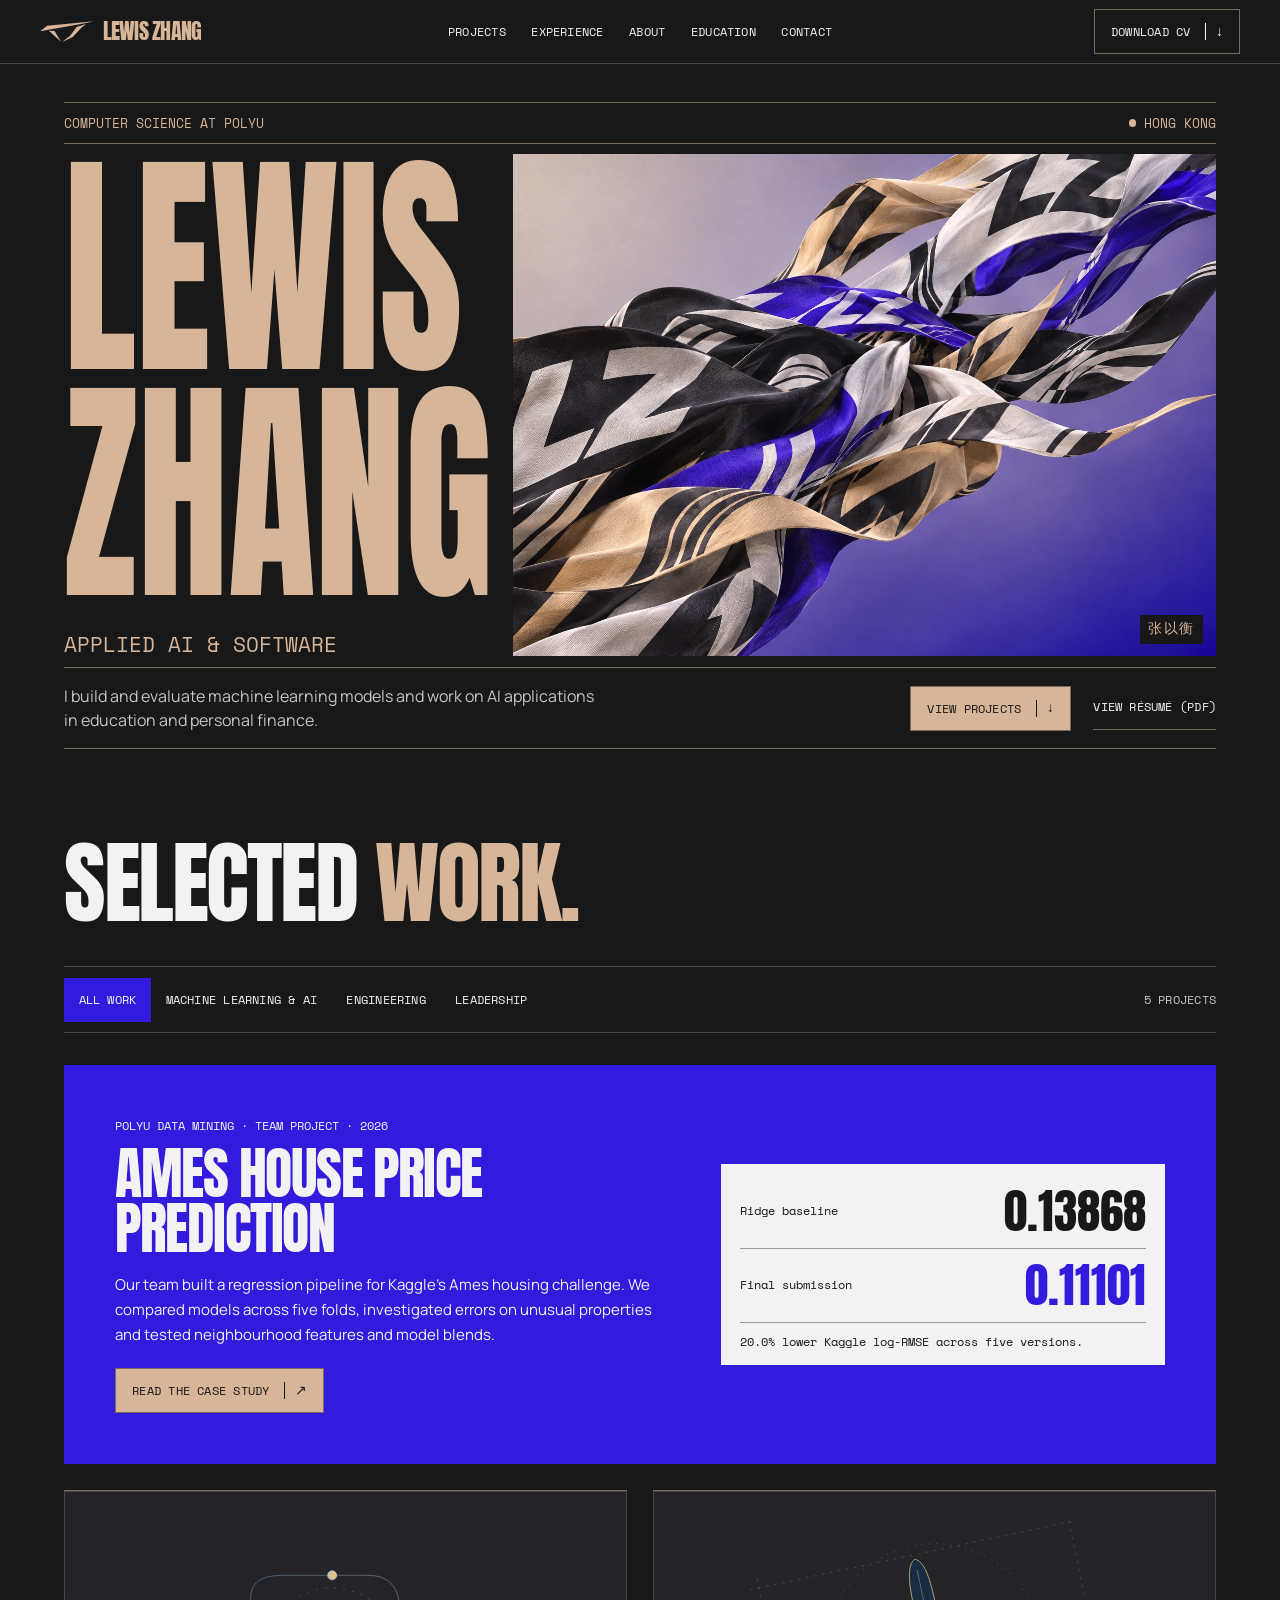
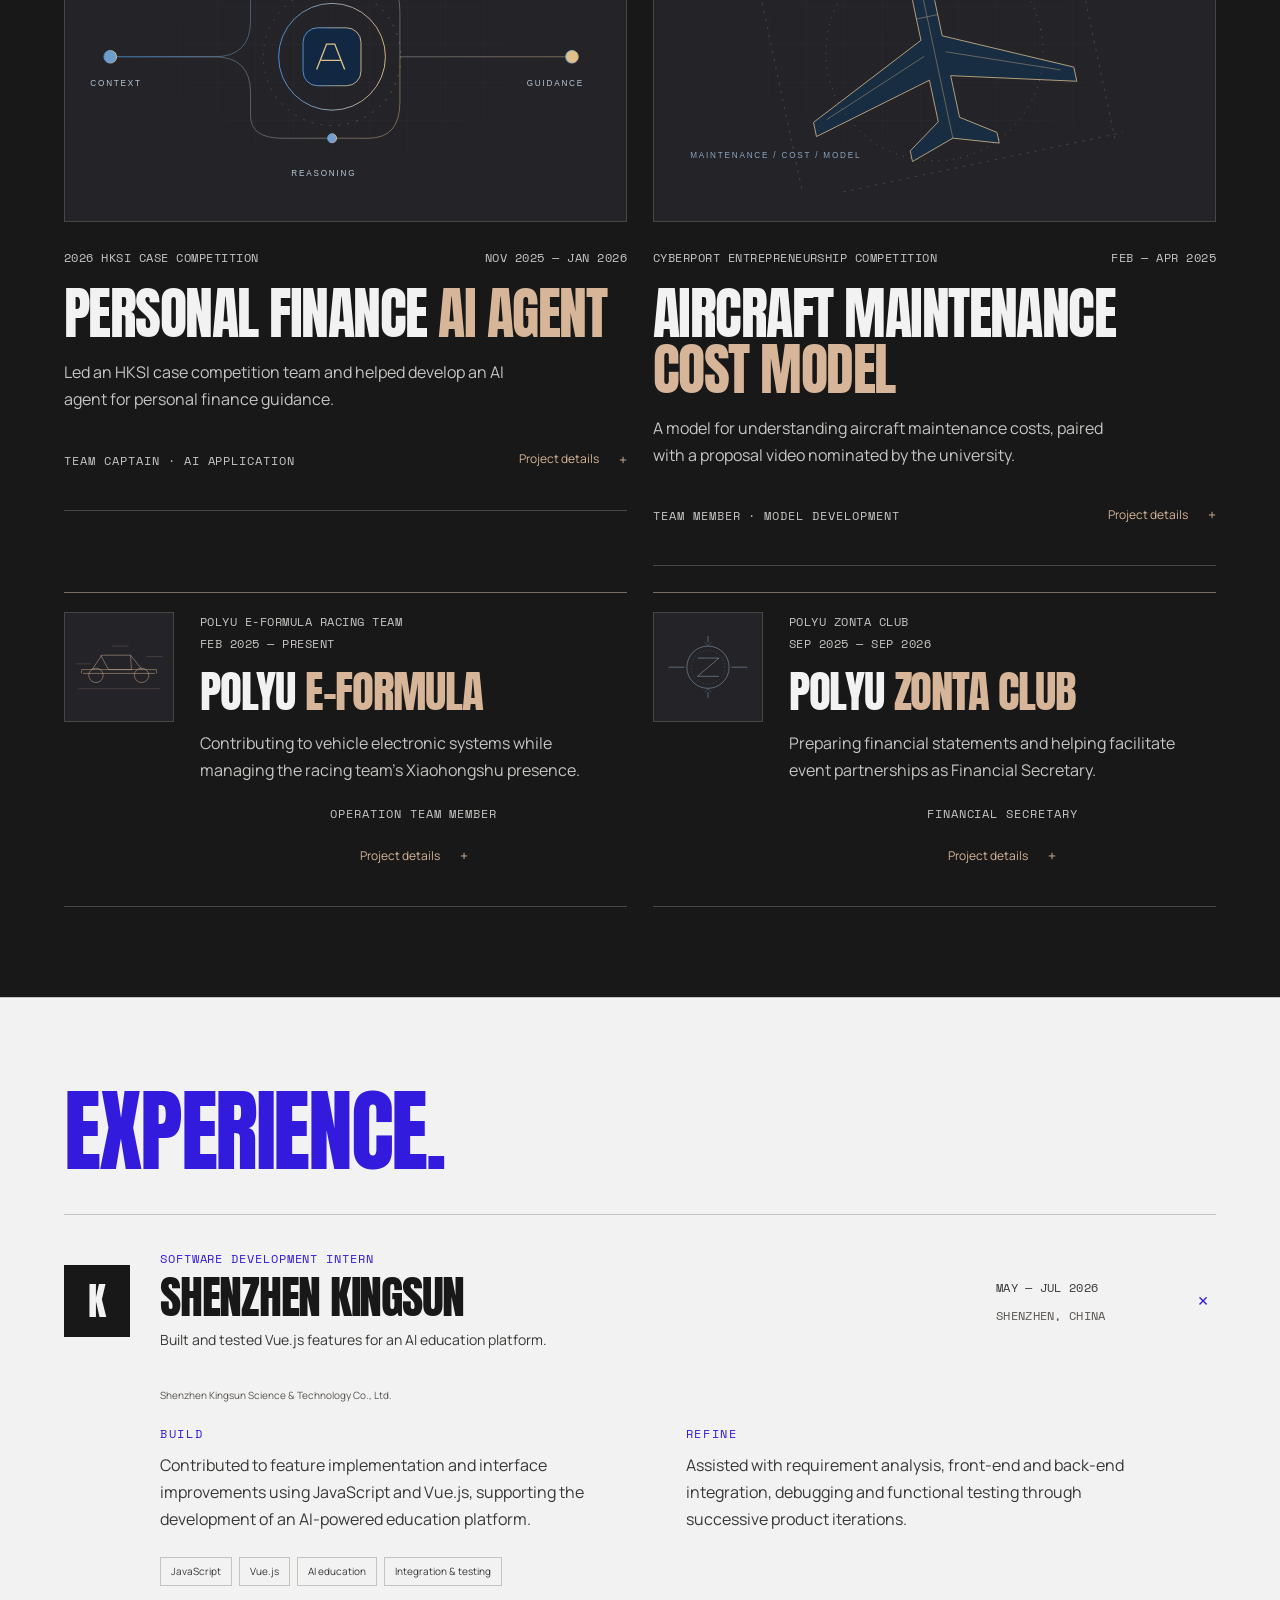
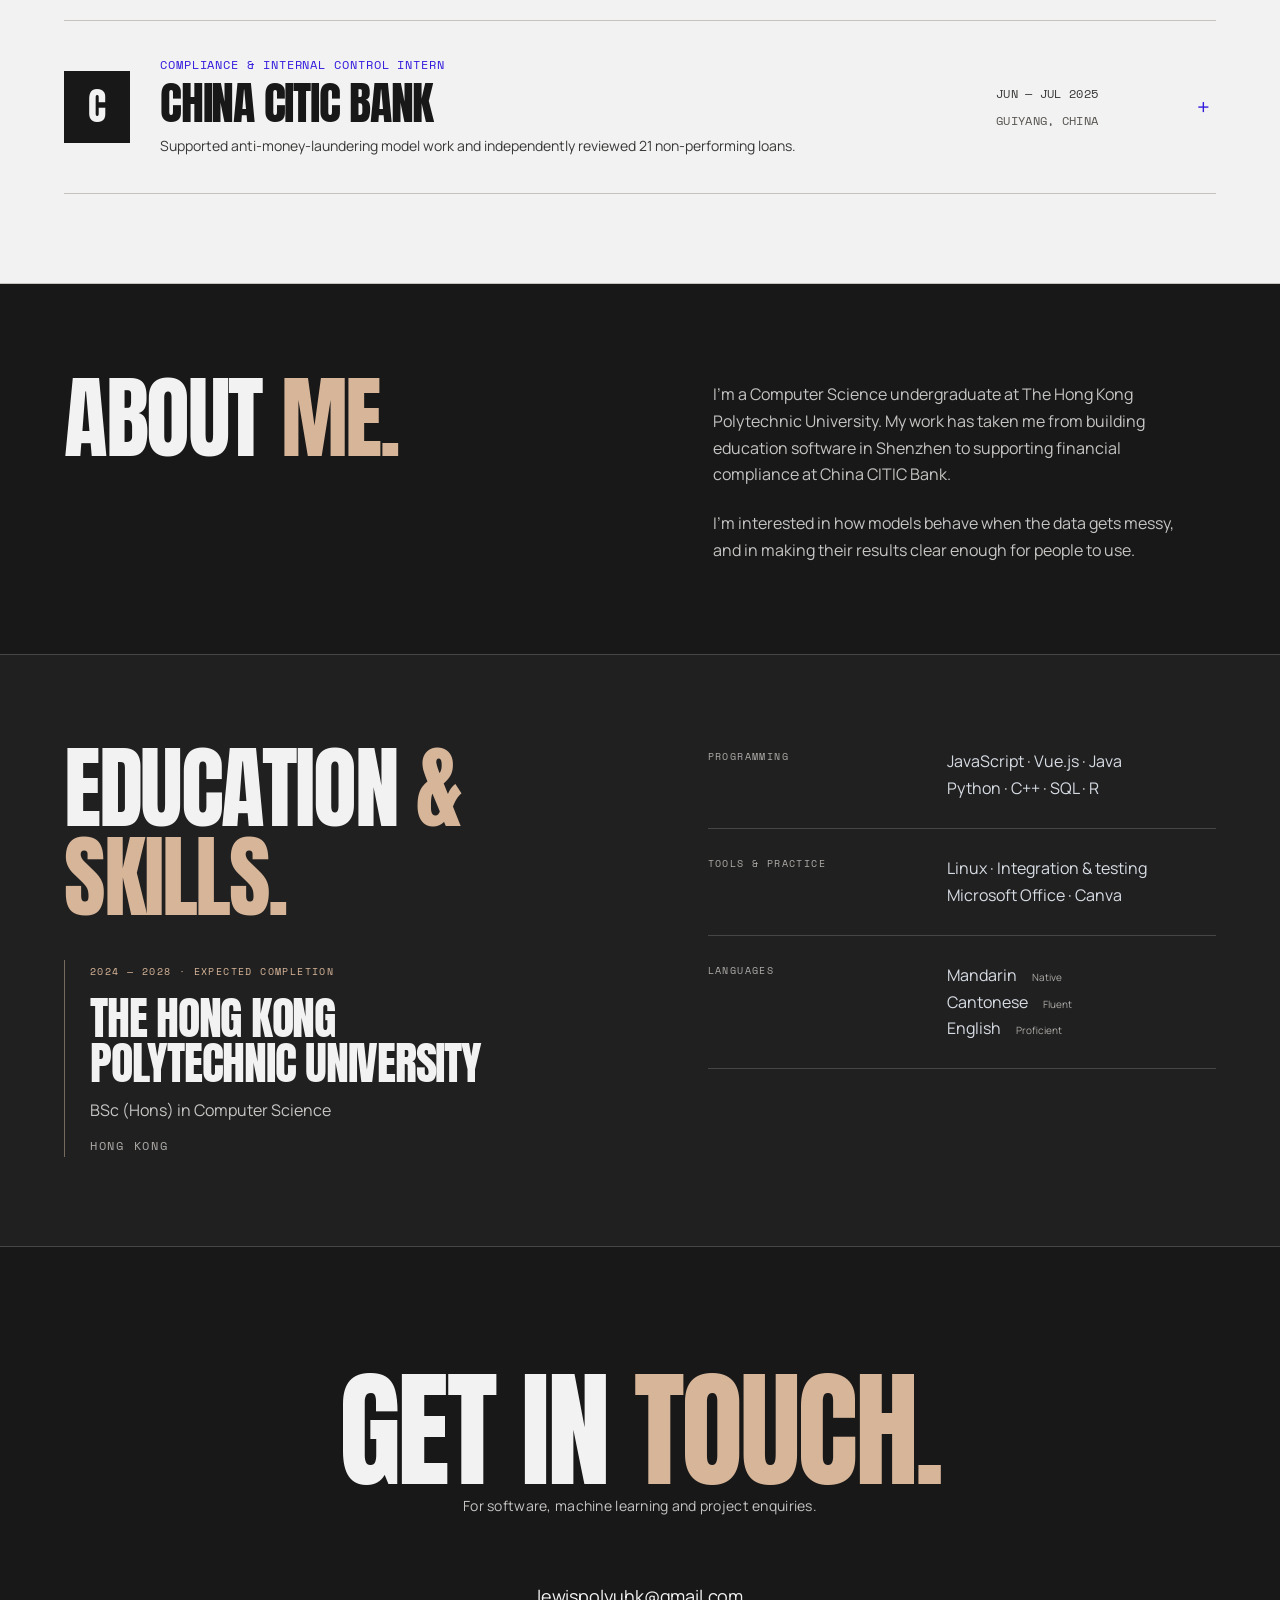
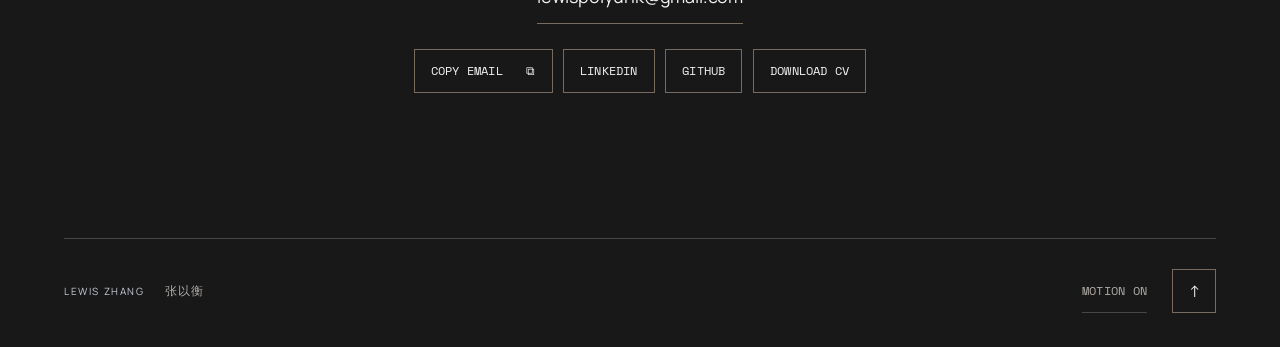
<file: index.html>
<!doctype html>
<html lang="en">
<head>
<meta charset="utf-8"><meta name="viewport" content="width=device-width, initial-scale=1"><meta name="theme-color" content="#181818">
<meta name="description" content="Lewis Zhang is a Computer Science undergraduate at PolyU in Hong Kong. Explore his work in applied machine learning, AI products and software development.">
<meta property="og:title" content="Lewis Zhang | Applied AI &amp; Software"><meta property="og:description" content="Selected projects and experience in machine learning, software development and finance."><meta property="og:type" content="website"><meta property="og:url" content="https://lewis136.github.io/personal-website/"><meta property="og:image" content="https://lewis136.github.io/personal-website/assets/portfolio-standard.jpg">
<link rel="canonical" href="https://lewis136.github.io/personal-website/"><title>Lewis Zhang | Applied AI &amp; Software</title>
<link rel="icon" type="image/svg+xml" sizes="any" href="assets/lewis-icon.svg">
<link rel="stylesheet" href="styles.css?v=20261030">
<link rel="stylesheet" href="flight.css?v=20261030">
<link rel="stylesheet" href="portfolio.css?v=lz-mark-1">
<script src="app.js?v=worlds22-panel2" defer></script>
<script src="flight.js?v=20261030" defer></script>
</head>
<body>
<a class="skip-link" href="#main">Skip to content</a><div class="page-progress" aria-hidden="true"></div>
<header class="site-header">
<a href="#home" class="brand" aria-label="Lewis Zhang, home"><img class="brand-mark" src="assets/lewis-emblem.svg" width="928" height="350" alt=""><span class="brand-name">LEWIS ZHANG</span></a>
<button class="menu-toggle" type="button" aria-label="Toggle navigation" aria-expanded="false" aria-controls="primary-nav"><span></span><span></span></button>
<nav class="nav-links" id="primary-nav" aria-label="Main navigation"><a href="#projects">Projects</a><a href="#experience">Experience</a><a href="#about">About</a><a href="#foundation">Education</a><a href="#contact">Contact</a></nav>
<a class="nav-cv" href="assets/ZHANG%20Yiheng%20Resume.pdf" download="Lewis-Zhang-CV.pdf">Download CV</a>
</header>
<main id="main" tabindex="-1">
<section class="hero section-shell" id="home" aria-labelledby="hero-title">
<div class="hero-rail"><span>Computer science at PolyU</span><span>Hong Kong</span></div>
<div class="hero-poster">
  <div class="hero-copy">
    <h1 id="hero-title"><span>Lewis</span> <span>Zhang</span></h1>
    <p class="hero-discipline">Applied AI <span>&amp; software</span></p>
  </div>
  <div class="hero-stage" aria-hidden="true">
    <img id="flag-art" src="assets/portfolio-standard.jpg" alt="" fetchpriority="high" width="1536" height="1024">
    <canvas id="flag-canvas"></canvas>
    <span class="poster-signature" lang="zh-Hans">张以衡</span>
  </div>
</div>
<div class="hero-caption">
  <p>I build and evaluate machine learning models and work on AI applications in education and personal finance.</p>
  <div class="hero-actions">
    <a class="button button-gold" href="#projects" data-flight>View projects</a>
    <a class="text-link" href="assets/ZHANG%20Yiheng%20Resume.pdf" target="_blank" rel="noopener">View résumé (PDF)</a>
  </div>
</div>
</section>
<section class="projects-section section-shell section-pad" id="projects" aria-labelledby="projects-title">
<div class="section-intro reveal"><h2 class="display-heading" id="projects-title">Selected <em>work.</em></h2></div>
<div class="project-toolbar reveal"><div class="project-filter" role="group" aria-label="Filter selected work"><button type="button" data-filter="all" aria-pressed="true">All work</button><button type="button" data-filter="ai" aria-pressed="false">Machine learning &amp; AI</button><button type="button" data-filter="engineering" aria-pressed="false">Engineering</button><button type="button" data-filter="leadership" aria-pressed="false">Leadership</button></div><span class="project-count" aria-live="polite" data-project-count>5 projects</span></div>
<div class="project-grid">
  <article class="project-card project-ames reveal" data-category="ai" id="ames" aria-labelledby="ames-title">
    <div class="ames-copy">
      <p class="ames-kicker">POLYU DATA MINING · TEAM PROJECT · 2026</p>
      <h3 id="ames-title">Ames House Price <em>Prediction</em></h3>
      <p>Our team built a regression pipeline for Kaggle’s Ames housing challenge. We compared models across five folds, investigated errors on unusual properties and tested neighbourhood features and model blends.</p>
      <a class="button button-gold" href="ames-house-prices.html">Read the case study</a>
    </div>
    <div class="ames-result">
      <dl>
        <div><dt>Ridge baseline</dt><dd>0.13868</dd></div>
        <div><dt>Final submission</dt><dd>0.11101</dd></div>
      </dl>
      <p><strong>20.0% lower</strong> Kaggle log-RMSE across five versions.</p>
    </div>
  </article>
<article class="project-card project-featured reveal" data-category="ai"><div class="project-visual visual-finance" aria-hidden="true"><div class="visual-grid"></div><svg viewBox="0 0 620 300"><defs><linearGradient id="flow" x1="0" x2="1"><stop stop-color="#4f95e2"/><stop offset="1" stop-color="#dfc08a"/></linearGradient></defs><g fill="none" stroke="url(#flow)"><path d="M50 150H165Q205 150 205 110V85Q205 60 240 60H335Q370 60 370 100V150H560" opacity=".5"/><path d="M50 150H165Q205 150 205 190V215Q205 240 240 240H335Q370 240 370 200V150" opacity=".5"/><path d="M50 150H560" opacity=".25"/><circle cx="295" cy="150" r="76" stroke-dasharray="2 8" opacity=".35"/><circle cx="295" cy="150" r="59"/><rect x="263" y="118" width="64" height="64" rx="16" fill="#122842"/><path d="M278 164l11-28h9l11 28m-26-10h22" stroke="#dfc08a" stroke-width="1.5"/><circle cx="50" cy="150" r="7" fill="#6c9dcb"/><circle cx="560" cy="150" r="7" fill="#dfc08a"/><circle cx="295" cy="60" r="5" fill="#dfc08a"/><circle cx="295" cy="240" r="5" fill="#759dce"/></g><g fill="#b8c8d9" font-family="Arial,sans-serif" font-size="9" letter-spacing="2"><text x="28" y="182">CONTEXT</text><text x="250" y="282">REASONING</text><text x="510" y="182">GUIDANCE</text></g></svg></div><div class="project-content"><div class="project-overline"><span>2026 HKSI CASE COMPETITION</span><span>NOV 2025 — JAN 2026</span></div><h3>Personal Finance <em>AI Agent</em></h3><p>Led an HKSI case competition team and helped develop an AI agent for personal finance guidance.</p><div class="project-foot"><span>TEAM CAPTAIN · AI APPLICATION</span><details class="project-details"><summary>Project details <span aria-hidden="true">+</span></summary><div><p><strong>My contribution</strong> Led the team and developed a personal finance AI agent, translating AI knowledge into a practical finance application.</p><p><strong>The context</strong> Built for the 2026 HKSI Case Competition.</p></div></details></div></div></article>
<article class="project-card reveal" data-category="engineering"><div class="project-visual visual-aircraft" aria-hidden="true"><div class="visual-grid"></div><svg viewBox="0 0 620 300"><g transform="translate(310 145) rotate(-12)" fill="none" stroke="#b4a17d" stroke-width="1"><path d="M0-105C-9-101-12-85-12-56v40L-147 48v16L-12 29v47l-37 25v12L0 97l49 16v-12L12 76V29l135 35V48L12-16v-40C12-85 9-101 0-105Z" fill="#182c42"/><path d="M0-93v190M-132 48l120-46M132 48 12 2M-12-40h24" opacity=".5"/><path d="M-175-120v260M175-120v260M-185-110h370M-185 130h370" stroke-dasharray="3 6" opacity=".25"/><circle r="120" stroke-dasharray="1 7" opacity=".45"/></g><g fill="#8ca7c2" font-family="Arial,sans-serif" font-size="9" letter-spacing="2"><text x="40" y="262">MAINTENANCE / COST / MODEL</text></g></svg></div><div class="project-content"><div class="project-overline"><span>CYBERPORT ENTREPRENEURSHIP COMPETITION</span><span>FEB — APR 2025</span></div><h3>Aircraft Maintenance <em>Cost Model</em></h3><p>A model for understanding aircraft maintenance costs, paired with a proposal video nominated by the university.</p><div class="project-foot"><span>TEAM MEMBER · MODEL DEVELOPMENT</span><details class="project-details"><summary>Project details <span aria-hidden="true">+</span></summary><div><p><strong>My contribution</strong> Developed an aircraft maintenance cost model and helped produce the proposal video for the Hong Kong Cyberport Entrepreneurship Competition.</p><p><strong>The outcome</strong> The proposal video received a school nomination. The work combined modelling with communicating a business idea.</p></div></details></div></div></article>
<article class="project-card project-compact reveal" data-category="engineering"><div class="compact-visual racing-visual" aria-hidden="true"><svg viewBox="0 0 200 130"><g fill="none" stroke="currentColor"><path d="M25 78h150M44 70l20-30h60l24 30M62 40l16 30h48l-2-30M22 78v-8h156v8"/><circle cx="52" cy="82" r="15"/><circle cx="147" cy="82" r="15"/><path d="M15 110h170M85 21h35M11 58h30M157 43h34" opacity=".4"/></g></svg></div><div class="project-content"><div class="project-overline"><span>POLYU E-FORMULA RACING TEAM</span><span>FEB 2025 — PRESENT</span></div><h3>PolyU <em>E-Formula</em></h3><p>Contributing to vehicle electronic systems while managing the racing team’s Xiaohongshu presence.</p><div class="project-foot"><span>OPERATION TEAM MEMBER</span><details class="project-details"><summary>Project details <span aria-hidden="true">+</span></summary><div><p><strong>Engineering</strong> Participated in the manufacturing of vehicle electronic systems.</p><p><strong>Communication</strong> Took responsibility for the team’s Xiaohongshu account and creative media production.</p></div></details></div></div></article>
<article class="project-card project-compact reveal" data-category="leadership"><div class="compact-visual zonta-visual" aria-hidden="true"><svg viewBox="0 0 200 130"><g fill="none" stroke="currentColor"><circle cx="100" cy="65" r="44"/><circle cx="100" cy="65" r="35" stroke-dasharray="2 5" opacity=".5"/><path d="M78 46h45L78 84h45M51 65H18m131 0h33M100 13V0m0 117v13"/><path d="m93 13 7 7 7-7M93 117l7-7 7 7" opacity=".5"/></g></svg></div><div class="project-content"><div class="project-overline"><span>POLYU ZONTA CLUB</span><span>SEP 2025 — SEP 2026</span></div><h3>PolyU <em>Zonta Club</em></h3><p>Preparing financial statements and helping facilitate event partnerships as Financial Secretary.</p><div class="project-foot"><span>FINANCIAL SECRETARY</span><details class="project-details"><summary>Project details <span aria-hidden="true">+</span></summary><div><p><strong>Finance</strong> Prepared financial statements for the PolyU Zonta Club by Zonta Club of Kowloon.</p><p><strong>Collaboration</strong> Helped facilitate partnerships with external collaborators for club events.</p></div></details></div></div></article>
</div></section>
<section class="experience-section section-pad" id="experience" aria-labelledby="experience-title"><div class="section-shell">
<div class="section-intro reveal"><h2 class="display-heading" id="experience-title"><em>Experience.</em></h2></div>
<div class="experience-list">
<details class="experience-entry reveal" open><summary><span class="company-symbol" aria-hidden="true">K</span><span class="experience-summary"><span class="experience-role">SOFTWARE DEVELOPMENT INTERN</span><span class="company-title">Shenzhen Kingsun</span><span class="experience-teaser">Built and tested Vue.js features for an AI education platform.</span></span><span class="experience-meta"><span>MAY — JUL 2026</span><span>SHENZHEN, CHINA</span></span><span class="expand-icon" aria-hidden="true">+</span></summary><div class="experience-body"><p class="legal-name">Shenzhen Kingsun Science &amp; Technology Co., Ltd.</p><div class="experience-detail-grid"><div><span class="micro-label">BUILD</span><p>Contributed to feature implementation and interface improvements using JavaScript and Vue.js, supporting the development of an AI-powered education platform.</p></div><div><span class="micro-label">REFINE</span><p>Assisted with requirement analysis, front-end and back-end integration, debugging and functional testing through successive product iterations.</p></div></div><div class="tags"><span>JavaScript</span><span>Vue.js</span><span>AI education</span><span>Integration &amp; testing</span></div></div></details>
<details class="experience-entry reveal"><summary><span class="company-symbol" aria-hidden="true">C</span><span class="experience-summary"><span class="experience-role">COMPLIANCE &amp; INTERNAL CONTROL INTERN</span><span class="company-title">China CITIC Bank</span><span class="experience-teaser">Supported anti-money-laundering model work and independently reviewed 21 non-performing loans.</span></span><span class="experience-meta"><span>JUN — JUL 2025</span><span>GUIYANG, CHINA</span></span><span class="expand-icon" aria-hidden="true">+</span></summary><div class="experience-body"><div class="experience-detail-grid"><div><span class="micro-label">ANALYSE</span><p>Contributed to the development and maintenance of an anti-money laundering model. Independently reviewed 21 non-performing loans and used AML models to support detection.</p></div><div><span class="micro-label">COMMUNICATE</span><p>Reviewed operational records and supported compliance documentation and reporting. Also produced the bank’s inaugural electronic magazine.</p></div></div><div class="tags"><span>AML models</span><span>Risk review</span><span>Digital compliance</span><span>Editorial production</span></div></div></details>
</div></div></section>
<section class="about-section section-shell section-pad" id="about" aria-labelledby="about-title">
  <div class="about-grid">
    <h2 class="display-heading reveal" id="about-title">About <em>me.</em></h2>
    <div class="about-copy reveal">
      <p>I’m a Computer Science undergraduate at The Hong Kong Polytechnic University. My work has taken me from building education software in Shenzhen to supporting financial compliance at China CITIC Bank.</p>
      <p>I’m interested in how models behave when the data gets messy, and in making their results clear enough for people to use.</p>
    </div>
  </div>
</section>
<section class="foundation-section section-pad" id="foundation" aria-labelledby="foundation-title"><div class="section-shell"><div class="foundation-grid"><div class="education-block reveal"><h2 class="display-heading" id="foundation-title">Education <em>&amp; skills.</em></h2><div class="education-detail"><span class="micro-label">2024 — 2028 · EXPECTED COMPLETION</span><h3>The Hong Kong<br>Polytechnic University</h3><p>BSc (Hons) in Computer Science</p><span class="education-location">HONG KONG</span></div></div><div class="skills-list reveal"><div class="skill-row"><span class="micro-label">PROGRAMMING</span><p>JavaScript · Vue.js · Java<br>Python · C++ · SQL · R</p></div><div class="skill-row"><span class="micro-label">TOOLS &amp; PRACTICE</span><p>Linux · Integration &amp; testing<br>Microsoft Office · Canva</p></div><div class="skill-row"><span class="micro-label">LANGUAGES</span><p>Mandarin <small>Native</small><br>Cantonese <small>Fluent</small><br>English <small>Proficient</small></p></div></div></div></div></section>
<section class="contact-section section-shell section-pad" id="contact" aria-labelledby="contact-title"><div class="contact-glow" aria-hidden="true"></div><div class="contact-main reveal"><h2 id="contact-title">Get in <em>touch.</em></h2><p class="contact-prelude">For software, machine learning and project enquiries.</p><a class="contact-email" href="mailto:lewispolyuhk@gmail.com">lewispolyuhk@gmail.com</a><div class="contact-links"><button type="button" class="copy-email" data-email="lewispolyuhk@gmail.com">Copy email <span aria-hidden="true">⧉</span></button><a href="https://www.linkedin.com/in/lewis-zhang-3761a5355/" target="_blank" rel="noopener">LinkedIn</a><a href="https://github.com/Lewis136" target="_blank" rel="noopener">GitHub</a><a href="assets/ZHANG%20Yiheng%20Resume.pdf" download="Lewis-Zhang-CV.pdf">Download CV</a></div><p class="copy-status" role="status" aria-live="polite"></p></div></section>
</main>
<footer class="site-footer section-shell"><a class="footer-name" href="#home">LEWIS ZHANG<span>张以衡</span></a><div><button class="motion-toggle" type="button" aria-pressed="true">Motion on</button><a class="back-top" href="#home" aria-label="Back to top">↑</a></div></footer>
</body></html>
</file>
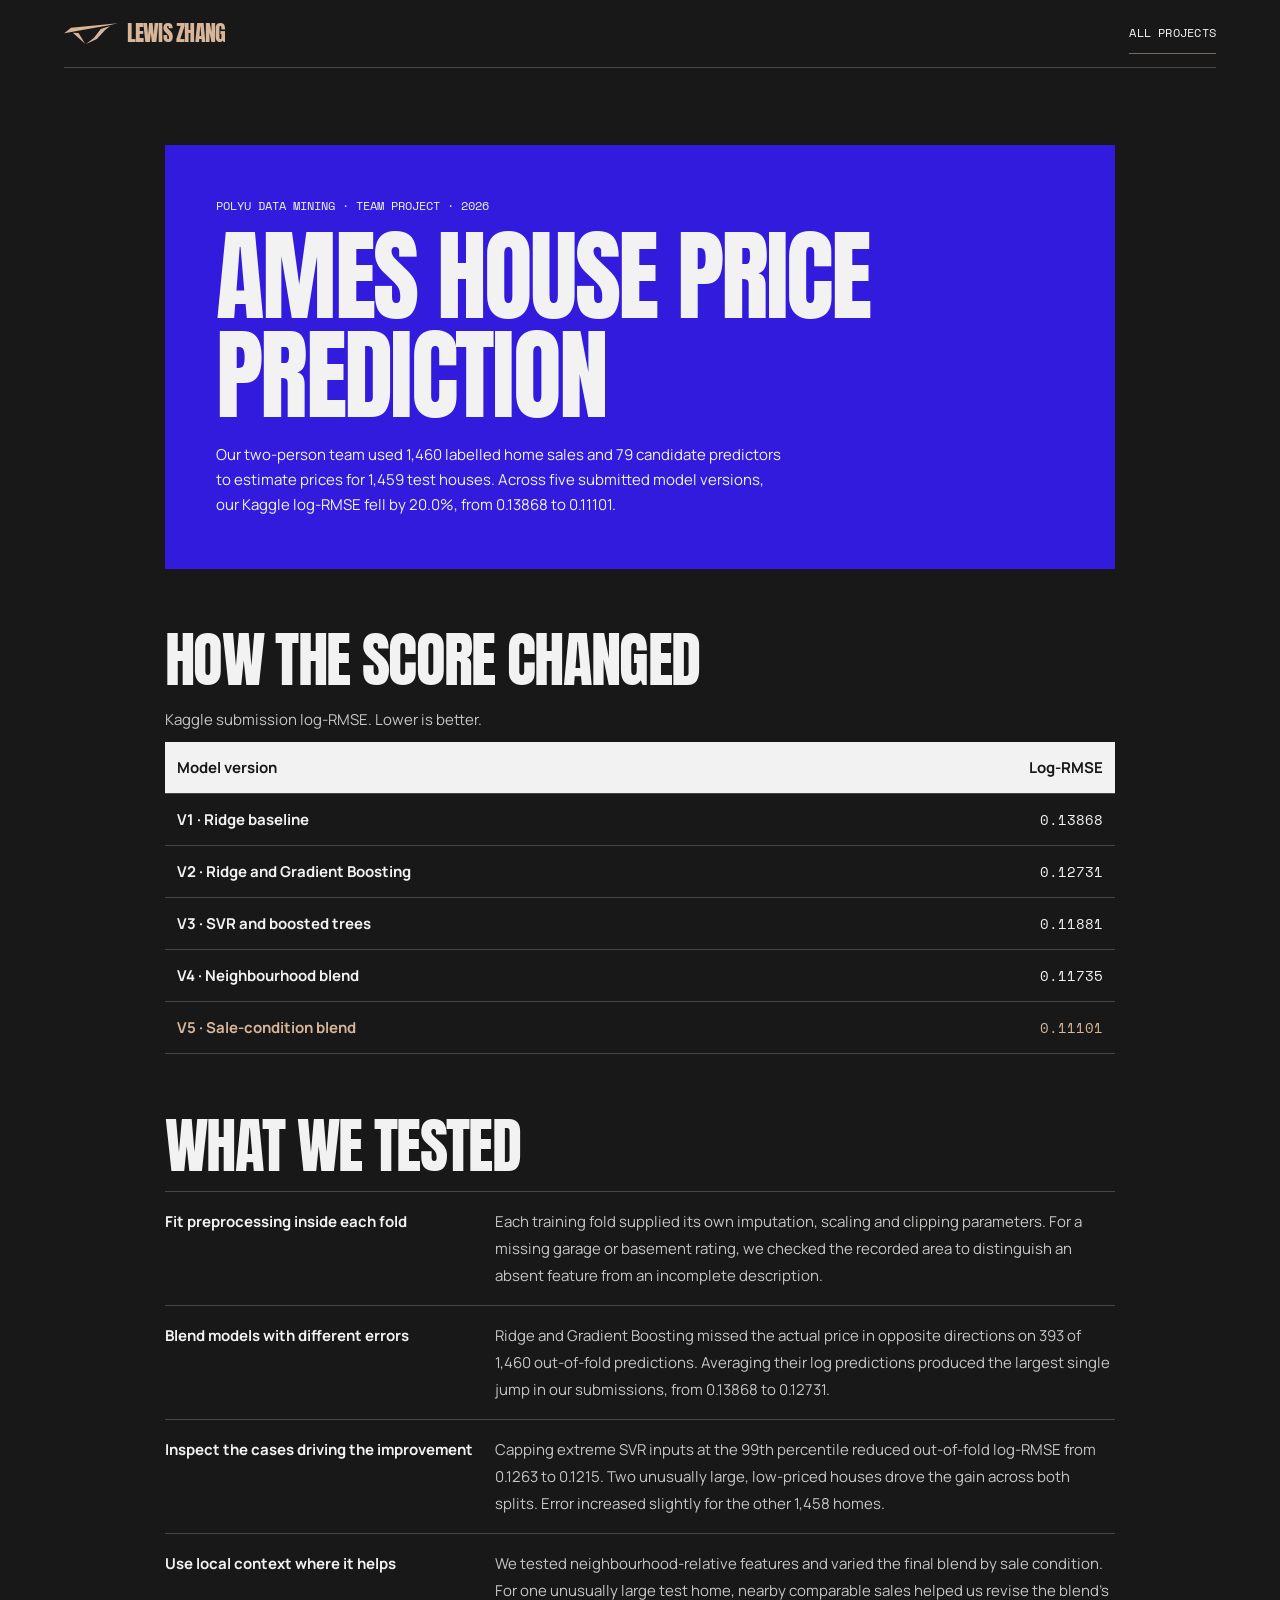
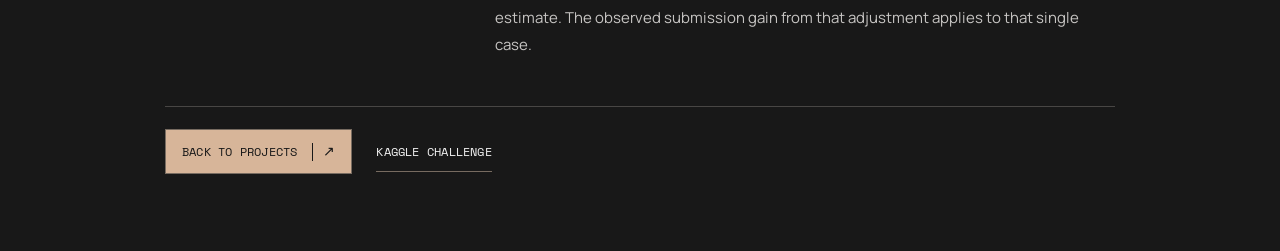
<file: ames-house-prices.html>
<!doctype html>
<html lang="en">
<head>
  <meta charset="utf-8">
  <meta name="viewport" content="width=device-width, initial-scale=1">
  <meta name="theme-color" content="#181818">
  <meta name="description" content="A PolyU team project comparing regression models for Ames house prices, from a Ridge baseline to a final Kaggle log-RMSE of 0.11101.">
  <meta property="og:type" content="article">
  <meta property="og:title" content="Ames House Price Prediction | Lewis Zhang">
  <meta property="og:description" content="Five model versions and the validation work behind a 20% reduction in Kaggle log-RMSE.">
  <meta property="og:url" content="https://lewis136.github.io/personal-website/ames-house-prices.html">
  <link rel="canonical" href="https://lewis136.github.io/personal-website/ames-house-prices.html">
  <link rel="icon" type="image/svg+xml" sizes="any" href="assets/lewis-icon.svg">
  <link rel="stylesheet" href="styles.css?v=20261030">
  <link rel="stylesheet" href="portfolio.css?v=lz-mark-1">
  <script src="app.js?v=worlds22-panel2" defer></script>
  <title>Ames House Price Prediction | Lewis Zhang</title>
</head>
<body class="case-page">
  <a class="skip-link" href="#main">Skip to content</a>
  <header class="case-header section-shell">
    <a href="index.html" class="brand" aria-label="Lewis Zhang, home">
      <img class="brand-mark" src="assets/lewis-emblem.svg" width="928" height="350" alt="">
      <span class="brand-name">LEWIS ZHANG</span>
    </a>
    <nav aria-label="Portfolio"><a class="text-link" href="index.html#projects">All projects</a></nav>
  </header>
  <main class="case-shell section-shell" id="main" tabindex="-1">
    <article aria-labelledby="case-title">
      <header class="case-intro">
        <p class="ames-kicker">POLYU DATA MINING · TEAM PROJECT · 2026</p>
        <h1 id="case-title">Ames House Price <em>Prediction</em></h1>
        <p class="case-lead">Our two-person team used 1,460 labelled home sales and 79 candidate predictors to estimate prices for 1,459 test houses. Across five submitted model versions, our Kaggle log-RMSE fell by 20.0%, from 0.13868 to 0.11101.</p>
      </header>

      <section class="case-section" aria-labelledby="results-title">
        <h2 id="results-title">How the score changed</h2>
        <table class="score-table">
          <caption>Kaggle submission log-RMSE. Lower is better.</caption>
          <thead><tr><th scope="col">Model version</th><th scope="col">Log-RMSE</th></tr></thead>
          <tbody>
            <tr><th scope="row">V1 · Ridge baseline</th><td>0.13868</td></tr>
            <tr><th scope="row">V2 · Ridge and Gradient Boosting</th><td>0.12731</td></tr>
            <tr><th scope="row">V3 · SVR and boosted trees</th><td>0.11881</td></tr>
            <tr><th scope="row">V4 · Neighbourhood blend</th><td>0.11735</td></tr>
            <tr><th scope="row">V5 · Sale-condition blend</th><td>0.11101</td></tr>
          </tbody>
        </table>
      </section>

      <section class="case-section" aria-labelledby="method-title">
        <h2 id="method-title">What we tested</h2>
        <dl class="case-findings">
          <div>
            <dt>Fit preprocessing inside each fold</dt>
            <dd>Each training fold supplied its own imputation, scaling and clipping parameters. For a missing garage or basement rating, we checked the recorded area to distinguish an absent feature from an incomplete description.</dd>
          </div>
          <div>
            <dt>Blend models with different errors</dt>
            <dd>Ridge and Gradient Boosting missed the actual price in opposite directions on 393 of 1,460 out-of-fold predictions. Averaging their log predictions produced the largest single jump in our submissions, from 0.13868 to 0.12731.</dd>
          </div>
          <div>
            <dt>Inspect the cases driving the improvement</dt>
            <dd>Capping extreme SVR inputs at the 99th percentile reduced out-of-fold log-RMSE from 0.1263 to 0.1215. Two unusually large, low-priced houses drove the gain across both splits. Error increased slightly for the other 1,458 homes.</dd>
          </div>
          <div>
            <dt>Use local context where it helps</dt>
            <dd>We tested neighbourhood-relative features and varied the final blend by sale condition. For one unusually large test home, nearby comparable sales helped us revise the blend’s estimate. The observed submission gain from that adjustment applies to that single case.</dd>
          </div>
        </dl>
      </section>

      <footer class="case-footer">
        <a class="button button-gold" href="index.html#projects">Back to projects</a>
        <a class="text-link" href="https://www.kaggle.com/competitions/house-prices-advanced-regression-techniques">Kaggle challenge</a>
      </footer>
    </article>
  </main>
</body>
</html>
</file>
<file: styles.css>
/* Bundled typography — licenses included below.
Copyright 2018 The Manrope Project Authors (https://github.com/googlefonts/manrope)

This Font Software is licensed under the SIL Open Font License, Version 1.1.
This license is copied below, and is also available with a FAQ at:
http://scripts.sil.org/OFL


-----------------------------------------------------------
SIL OPEN FONT LICENSE Version 1.1 - 26 February 2007
-----------------------------------------------------------

PREAMBLE
The goals of the Open Font License (OFL) are to stimulate worldwide
development of collaborative font projects, to support the font creation
efforts of academic and linguistic communities, and to provide a free and
open framework in which fonts may be shared and improved in partnership
with others.

The OFL allows the licensed fonts to be used, studied, modified and
redistributed freely as long as they are not sold by themselves. The
fonts, including any derivative works, can be bundled, embedded, 
redistributed and/or sold with any software provided that any reserved
names are not used by derivative works. The fonts and derivatives,
however, cannot be released under any other type of license. The
requirement for fonts to remain under this license does not apply
to any document created using the fonts or their derivatives.

DEFINITIONS
"Font Software" refers to the set of files released by the Copyright
Holder(s) under this license and clearly marked as such. This may
include source files, build scripts and documentation.

"Reserved Font Name" refers to any names specified as such after the
copyright statement(s).

"Original Version" refers to the collection of Font Software components as
distributed by the Copyright Holder(s).

"Modified Version" refers to any derivative made by adding to, deleting,
or substituting -- in part or in whole -- any of the components of the
Original Version, by changing formats or by porting the Font Software to a
new environment.

"Author" refers to any designer, engineer, programmer, technical
writer or other person who contributed to the Font Software.

PERMISSION & CONDITIONS
Permission is hereby granted, free of charge, to any person obtaining
a copy of the Font Software, to use, study, copy, merge, embed, modify,
redistribute, and sell modified and unmodified copies of the Font
Software, subject to the following conditions:

1) Neither the Font Software nor any of its individual components,
in Original or Modified Versions, may be sold by itself.

2) Original or Modified Versions of the Font Software may be bundled,
redistributed and/or sold with any software, provided that each copy
contains the above copyright notice and this license. These can be
included either as stand-alone text files, human-readable headers or
in the appropriate machine-readable metadata fields within text or
binary files as long as those fields can be easily viewed by the user.

3) No Modified Version of the Font Software may use the Reserved Font
Name(s) unless explicit written permission is granted by the corresponding
Copyright Holder. This restriction only applies to the primary font name as
presented to the users.

4) The name(s) of the Copyright Holder(s) or the Author(s) of the Font
Software shall not be used to promote, endorse or advertise any
Modified Version, except to acknowledge the contribution(s) of the
Copyright Holder(s) and the Author(s) or with their explicit written
permission.

5) The Font Software, modified or unmodified, in part or in whole,
must be distributed entirely under this license, and must not be
distributed under any other license. The requirement for fonts to
remain under this license does not apply to any document created
using the Font Software.

TERMINATION
This license becomes null and void if any of the above conditions are
not met.

DISCLAIMER
THE FONT SOFTWARE IS PROVIDED "AS IS", WITHOUT WARRANTY OF ANY KIND,
EXPRESS OR IMPLIED, INCLUDING BUT NOT LIMITED TO ANY WARRANTIES OF
MERCHANTABILITY, FITNESS FOR A PARTICULAR PURPOSE AND NONINFRINGEMENT
OF COPYRIGHT, PATENT, TRADEMARK, OR OTHER RIGHT. IN NO EVENT SHALL THE
COPYRIGHT HOLDER BE LIABLE FOR ANY CLAIM, DAMAGES OR OTHER LIABILITY,
INCLUDING ANY GENERAL, SPECIAL, INDIRECT, INCIDENTAL, OR CONSEQUENTIAL
DAMAGES, WHETHER IN AN ACTION OF CONTRACT, TORT OR OTHERWISE, ARISING
FROM, OUT OF THE USE OR INABILITY TO USE THE FONT SOFTWARE OR FROM
OTHER DEALINGS IN THE FONT SOFTWARE.

Copyright 2015 the Cormorant Project Authors (github.com/CatharsisFonts/Cormorant)

This Font Software is licensed under the SIL Open Font License, Version 1.1.
This license is copied below, and is also available with a FAQ at:
https://scripts.sil.org/OFL


-----------------------------------------------------------
SIL OPEN FONT LICENSE Version 1.1 - 26 February 2007
-----------------------------------------------------------

PREAMBLE
The goals of the Open Font License (OFL) are to stimulate worldwide
development of collaborative font projects, to support the font creation
efforts of academic and linguistic communities, and to provide a free and
open framework in which fonts may be shared and improved in partnership
with others.

The OFL allows the licensed fonts to be used, studied, modified and
redistributed freely as long as they are not sold by themselves. The
fonts, including any derivative works, can be bundled, embedded, 
redistributed and/or sold with any software provided that any reserved
names are not used by derivative works. The fonts and derivatives,
however, cannot be released under any other type of license. The
requirement for fonts to remain under this license does not apply
to any document created using the fonts or their derivatives.

DEFINITIONS
"Font Software" refers to the set of files released by the Copyright
Holder(s) under this license and clearly marked as such. This may
include source files, build scripts and documentation.

"Reserved Font Name" refers to any names specified as such after the
copyright statement(s).

"Original Version" refers to the collection of Font Software components as
distributed by the Copyright Holder(s).

"Modified Version" refers to any derivative made by adding to, deleting,
or substituting -- in part or in whole -- any of the components of the
Original Version, by changing formats or by porting the Font Software to a
new environment.

"Author" refers to any designer, engineer, programmer, technical
writer or other person who contributed to the Font Software.

PERMISSION & CONDITIONS
Permission is hereby granted, free of charge, to any person obtaining
a copy of the Font Software, to use, study, copy, merge, embed, modify,
redistribute, and sell modified and unmodified copies of the Font
Software, subject to the following conditions:

1) Neither the Font Software nor any of its individual components,
in Original or Modified Versions, may be sold by itself.

2) Original or Modified Versions of the Font Software may be bundled,
redistributed and/or sold with any software, provided that each copy
contains the above copyright notice and this license. These can be
included either as stand-alone text files, human-readable headers or
in the appropriate machine-readable metadata fields within text or
binary files as long as those fields can be easily viewed by the user.

3) No Modified Version of the Font Software may use the Reserved Font
Name(s) unless explicit written permission is granted by the corresponding
Copyright Holder. This restriction only applies to the primary font name as
presented to the users.

4) The name(s) of the Copyright Holder(s) or the Author(s) of the Font
Software shall not be used to promote, endorse or advertise any
Modified Version, except to acknowledge the contribution(s) of the
Copyright Holder(s) and the Author(s) or with their explicit written
permission.

5) The Font Software, modified or unmodified, in part or in whole,
must be distributed entirely under this license, and must not be
distributed under any other license. The requirement for fonts to
remain under this license does not apply to any document created
using the Font Software.

TERMINATION
This license becomes null and void if any of the above conditions are
not met.

DISCLAIMER
THE FONT SOFTWARE IS PROVIDED "AS IS", WITHOUT WARRANTY OF ANY KIND,
EXPRESS OR IMPLIED, INCLUDING BUT NOT LIMITED TO ANY WARRANTIES OF
MERCHANTABILITY, FITNESS FOR A PARTICULAR PURPOSE AND NONINFRINGEMENT
OF COPYRIGHT, PATENT, TRADEMARK, OR OTHER RIGHT. IN NO EVENT SHALL THE
COPYRIGHT HOLDER BE LIABLE FOR ANY CLAIM, DAMAGES OR OTHER LIABILITY,
INCLUDING ANY GENERAL, SPECIAL, INDIRECT, INCIDENTAL, OR CONSEQUENTIAL
DAMAGES, WHETHER IN AN ACTION OF CONTRACT, TORT OR OTHERWISE, ARISING
FROM, OUT OF THE USE OR INABILITY TO USE THE FONT SOFTWARE OR FROM
OTHER DEALINGS IN THE FONT SOFTWARE.

*/
@font-face {
  font-family: 'Cormorant Garamond';
  font-style: italic;
  font-weight: 500;
  font-display: swap;
  src: url([data-uri]) format('woff2');
  unicode-range: U+0000-00FF, U+0131, U+0152-0153, U+02BB-02BC, U+02C6, U+02DA, U+02DC, U+0304, U+0308, U+0329, U+2000-206F, U+20AC, U+2122, U+2191, U+2193, U+2212, U+2215, U+FEFF, U+FFFD;
}
@font-face {
  font-family: 'Cormorant Garamond';
  font-style: normal;
  font-weight: 500;
  font-display: swap;
  src: url([data-uri]) format('woff2');
  unicode-range: U+0000-00FF, U+0131, U+0152-0153, U+02BB-02BC, U+02C6, U+02DA, U+02DC, U+0304, U+0308, U+0329, U+2000-206F, U+20AC, U+2122, U+2191, U+2193, U+2212, U+2215, U+FEFF, U+FFFD;
}
@font-face {
  font-family: 'Manrope';
  font-style: normal;
  font-weight: 400 800;
  font-display: swap;
  src: url([data-uri]) format('woff2');
  unicode-range: U+0000-00FF, U+0131, U+0152-0153, U+02BB-02BC, U+02C6, U+02DA, U+02DC, U+0304, U+0308, U+0329, U+2000-206F, U+20AC, U+2122, U+2191, U+2193, U+2212, U+2215, U+FEFF, U+FFFD;
}
:root {
  --ink: #080e19;
  --ink-raised: #0b1422;
  --ink-soft: #0e1a2b;
  --paper: #f1eee7;
  --gold: #d4b782;
  --gold-bright: #e5cca2;
  --muted: #a4adbc;
  --quiet: #77869a;
  --line: rgba(199, 210, 227, .15);
  --gold-line: rgba(212, 183, 130, .25);
  --sans: 'Manrope', Arial, sans-serif;
  --serif: 'Cormorant Garamond', Georgia, serif;
  color-scheme: dark;
  font-family: var(--sans);
  font-synthesis: none;
  scroll-behavior: smooth;
  scroll-padding-top: 112px;
}
* { box-sizing: border-box; }
html { min-width: 280px; background: var(--ink); }
body { margin: 0; background: var(--ink); color: var(--paper); font-size: 15px; line-height: 1.8; -webkit-font-smoothing: antialiased; }
body::before { content: ''; position: fixed; z-index: -1; inset: 0; pointer-events: none; background: radial-gradient(ellipse at 90% 10%, rgba(28, 71, 120, .08), transparent 50%); }
a { color: inherit; text-decoration: none; }
button { font: inherit; color: inherit; cursor: pointer; }
button, a, summary { -webkit-tap-highlight-color: transparent; }
button { border: 0; border-radius: 0; }
a, button, summary { touch-action: manipulation; }
a:focus-visible, button:focus-visible, summary:focus-visible { outline: 2px solid var(--gold-bright); outline-offset: 6px; }
p, h1, h2, h3 { margin: 0; }
h1, h2, h3 { font-weight: 400; }
em { color: var(--gold); font-weight: 400; }
strong { font-weight: 600; }
svg, canvas { display: block; max-width: 100%; }
button:disabled { cursor: default; opacity: .65; }
::selection { color: var(--ink); background: var(--gold); }
[hidden] { display: none !important; }
.section-shell { width: min(1280px, calc(100% - 128px)); margin-inline: auto; }
.section-pad { padding-block: 112px; }
.skip-link { position: fixed; z-index: 100; top: 12px; left: 16px; padding: 12px 20px; background: var(--paper); color: var(--ink); transform: translateY(-160%); }
.skip-link:focus { transform: translateY(0); }
.page-progress { position: fixed; z-index: 60; height: 2px; inset: 0 0 auto; background: var(--gold); transform: scaleX(0); transform-origin: left; }
.site-header { position: fixed; z-index: 50; inset: 0 0 auto; min-height: 100px; padding: 24px max(40px, calc((100vw - 1280px) / 2)); display: grid; grid-template-columns: 1fr auto 1fr; align-items: center; gap: 32px; border-bottom: 1px solid transparent; background: linear-gradient(var(--ink), rgba(8, 14, 25, .6)); transition: min-height .3s, background .3s, border-color .3s; }
.site-header.is-scrolled { min-height: 80px; padding-block: 14px; background: rgba(8, 14, 25, .94); border-color: var(--line); -webkit-backdrop-filter: blur(20px); backdrop-filter: blur(20px); }
.brand { display: inline-flex; align-items: center; gap: 15px; width: fit-content; min-width: 0; }
.brand-symbol { font-family: var(--serif); font-size: 41px; font-weight: 500; line-height: 1; color: var(--gold); letter-spacing: -.12em; display: inline-flex; padding-right: 5px; }
.brand-symbol > span { display: inline-block; transform: translateY(5px); }
.brand-name { font-size: 11px; font-weight: 600; line-height: 1.6; letter-spacing: .17em; white-space: nowrap; }
.brand-name > span { display: block; color: var(--quiet); font-size: 7px; font-weight: 500; letter-spacing: .21em; }
.nav-links { display: flex; align-items: center; gap: 31px; }
.nav-links a { position: relative; padding-block: 9px; color: #b9c1cd; font-size: 11px; font-weight: 500; white-space: nowrap; transition: color .2s; }
.nav-links a::after { content: ''; position: absolute; inset: auto 0 3px; height: 1px; background: var(--gold); transform: scaleX(0); transform-origin: left; transition: transform .25s; }
.nav-links a:hover, .nav-links a.is-active { color: var(--gold-bright); }
.nav-links a:hover::after, .nav-links a.is-active::after { transform: scaleX(1); }
.nav-cv { justify-self: end; font-size: 11px; font-weight: 500; border-bottom: 1px solid var(--gold-line); padding-block: 8px; white-space: nowrap; }
.nav-cv > span { margin-left: 17px; color: var(--gold); font-size: 17px; }
.nav-cv:hover { color: var(--gold); border-color: var(--gold); }
.menu-toggle { display: none; background: transparent; }
.hero { position: relative; display: grid; grid-template-columns: 1.08fr 1fr; align-items: center; min-height: 860px; padding-top: 148px; padding-bottom: 126px; isolation: isolate; }
.hero::before { content: ''; z-index: -1; position: absolute; top: 10%; right: 0; width: 65%; height: 80%; background: radial-gradient(ellipse, rgba(28, 68, 117, .14), transparent 65%); pointer-events: none; }
.hero-copy { position: relative; z-index: 2; min-width: 0; }
.eyebrow { display: flex; align-items: center; gap: 13px; color: var(--muted); font-size: 9px; font-weight: 500; line-height: 1.6; letter-spacing: .15em; text-transform: uppercase; }
.eyebrow > span:not(.status-dot) { color: var(--gold); margin-right: 8px; }
.status-dot { flex-shrink: 0; width: 5px; height: 5px; background: var(--gold); border-radius: 50%; box-shadow: 0 0 12px rgba(212, 183, 130, .45); }
.hero h1 { font-family: var(--serif); font-size: clamp(84px, 7.55vw, 110px); line-height: .98; letter-spacing: -.055em; margin: 34px 0 34px; }
.hero h1 em { font-weight: 400; white-space: nowrap; letter-spacing: -.05em; }
.hero-intro { display: flex; gap: 22px; max-width: 425px; }
.short-rule { display: block; width: 33px; height: 1px; margin-top: 16px; background: var(--gold); flex-shrink: 0; }
.hero-intro .intro-name { color: var(--paper); margin-bottom: 7px; font-size: 16px; }
.hero-intro p { font-size: 13px; color: var(--muted); line-height: 1.95; }
.hero-intro strong { color: #d9dce0; font-weight: 400; }
.hero-actions { display: flex; align-items: center; flex-wrap: wrap; gap: 28px; margin-top: 38px; }
.button { display: inline-flex; justify-content: center; align-items: center; gap: 24px; padding: 15px 23px; font-size: 10px; font-weight: 600; letter-spacing: .025em; transition: background .2s, transform .2s; }
.button-gold { background: var(--gold); color: var(--ink); }
.button-gold:hover { background: var(--gold-bright); transform: translateY(-2px); }
.button span { font-size: 17px; line-height: 1; }
.text-link { display: inline-flex; align-items: center; gap: 17px; width: fit-content; font-size: 10px; line-height: 2; border-bottom: 1px solid var(--gold-line); padding-block: 3px; transition: color .2s, border-color .2s; }
.text-link > span { color: var(--gold); font-size: 16px; }
.text-link:hover { color: var(--gold); border-color: var(--gold); }
.hero-art { position: relative; min-width: 0; width: 100%; height: 580px; margin-top: -2px; }
#orbital-canvas, .orbital-fallback { position: absolute; width: 112%; max-width: none; height: 100%; left: -6%; top: -2%; }
#orbital-canvas { opacity: 0; }
html.js #orbital-canvas { opacity: 1; }
html.js .orbital-fallback { opacity: 0; }
.art-halo { position: absolute; width: 78%; height: 78%; top: 10%; left: 11%; border-radius: 50%; background: radial-gradient(ellipse, rgba(29, 77, 136, .11), transparent 66%); }
.art-coordinate { position: absolute; z-index: 2; color: var(--quiet); font-size: 8px; letter-spacing: .15em; line-height: 1.6; }
.coordinate-top { top: 45px; left: 25px; }
.coordinate-top::before { content: ''; display: inline-block; width: 22px; height: 1px; background: var(--gold-line); margin-right: 13px; vertical-align: middle; }
.coordinate-bottom { left: 30px; bottom: 45px; }
.tiny-cross { color: var(--gold); font-size: 16px; margin-right: 10px; }
.art-caption { position: absolute; z-index: 2; right: 10px; bottom: 25px; }
.art-caption > span { display: block; color: var(--quiet); font-size: 7px; letter-spacing: .18em; }
.art-caption p { color: #d5dbe5; font-family: var(--serif); font-style: italic; font-size: 31px; line-height: 1.35; }
.art-caption p span { color: var(--gold); margin-left: 24px; font-family: var(--sans); font-size: 15px; font-style: normal; }
.hero-bottom { position: absolute; bottom: 30px; inset-inline: 0; display: flex; justify-content: space-between; gap: 20px; padding-top: 24px; border-top: 1px solid var(--line); color: var(--quiet); font-size: 8px; letter-spacing: .13em; line-height: 1.6; }
.hero-bottom a { color: var(--muted); }
.hero-bottom a > span { display: inline-block; margin-left: 25px; color: var(--gold); font-size: 14px; }
.discipline-rail { display: flex; justify-content: center; align-items: center; flex-wrap: wrap; gap: 45px; padding: 26px 32px; border-block: 1px solid var(--line); background: rgba(18, 32, 51, .25); color: #aab8ca; font-size: 9px; letter-spacing: .18em; line-height: 1.5; }
.discipline-rail i { color: var(--gold); font-size: 18px; font-style: normal; font-weight: 400; }
.section-heading { display: flex; justify-content: space-between; align-items: center; gap: 25px; margin-bottom: 54px; }
.section-note { color: var(--quiet); font-size: 8px; letter-spacing: .13em; line-height: 1.6; text-align: right; }
.display-heading { font-family: var(--serif); font-size: clamp(48px, 5vw, 72px); line-height: 1.04; letter-spacing: -.035em; }
.about-grid { display: grid; grid-template-columns: 1.1fr 1fr; gap: 95px; align-items: start; }
.about-grid .display-heading { font-size: clamp(46px, 4.6vw, 66px); }
.about-copy { min-width: 0; max-width: 480px; padding-top: 7px; }
.about-copy p { color: var(--muted); font-size: 13px; line-height: 1.95; }
.about-copy p + p { margin-top: 22px; }
.about-copy .text-link { margin-top: 24px; }
.facts-strip { display: grid; grid-template-columns: repeat(3, minmax(0, 1fr)); border-block: 1px solid var(--line); margin-top: 70px; padding-block: 33px; }
.fact { padding-inline: 40px; border-left: 1px solid var(--line); min-width: 0; }
.fact:first-child { border-left: 0; padding-left: 0; }
.fact:last-child { padding-right: 0; }
.fact p { display: flex; align-items: baseline; gap: 10px; margin-bottom: 11px; line-height: 1; }
.fact strong { font-family: var(--serif); font-size: 59px; font-weight: 400; color: var(--gold); letter-spacing: -.025em; }
.fact p > span { color: var(--quiet); font-size: 13px; }
.fact > span { display: block; font-size: 8px; letter-spacing: .1em; color: #c7ced8; line-height: 1.7; }
.fact small { display: block; margin-top: 8px; font-size: 10px; color: var(--quiet); line-height: 1.7; }
.experience-section { background: var(--ink-raised); border-block: 1px solid rgba(199, 210, 227, .07); }
.section-intro { display: flex; justify-content: space-between; align-items: end; gap: 50px; margin-bottom: 56px; }
.section-intro > p { max-width: 300px; padding-bottom: 6px; font-size: 12px; line-height: 1.9; color: var(--muted); }
.experience-list { border-top: 1px solid var(--line); }
.experience-entry { border-bottom: 1px solid var(--line); }
.experience-entry > summary { display: grid; grid-template-columns: 66px minmax(0, 1fr) 165px 25px; align-items: center; gap: 30px; padding-block: 34px; list-style: none; cursor: pointer; }
summary::-webkit-details-marker { display: none; }
.company-symbol { position: relative; display: flex; align-items: center; justify-content: center; width: 66px; height: 72px; border: 1px solid var(--gold-line); color: var(--gold); font-family: var(--serif); font-size: 38px; line-height: 1; background: linear-gradient(135deg, rgba(212,183,130,.035), transparent); }
.company-symbol > span { position: absolute; right: 5px; bottom: 5px; font-family: var(--sans); font-size: 6px; color: var(--quiet); letter-spacing: .1em; }
.experience-summary, .experience-meta, .experience-detail-grid > div { min-width: 0; }
.experience-summary { display: flex; flex-direction: column; gap: 7px; }
.experience-role { color: var(--gold); font-size: 8px; letter-spacing: .13em; line-height: 1.6; }
.company-title { font-family: var(--serif); font-size: 35px; letter-spacing: -.02em; line-height: 1.1; transition: color .2s; }
.experience-teaser { font-size: 11px; line-height: 1.7; color: var(--muted); }
.experience-meta { display: flex; flex-direction: column; gap: 9px; color: var(--muted); font-size: 8px; line-height: 1.7; letter-spacing: .07em; }
.experience-meta > span + span { color: var(--quiet); }
.expand-icon { color: var(--gold); font-size: 22px; font-weight: 400; line-height: 1; text-align: center; transition: transform .25s; }
.experience-entry[open] .expand-icon { transform: rotate(45deg); }
.experience-entry > summary:hover .company-title { color: var(--gold-bright); }
.experience-body { margin: 0 55px 0 96px; padding: 0 0 34px; }
.legal-name { color: var(--quiet); font-size: 10px; margin-bottom: 20px; }
.experience-detail-grid { display: grid; grid-template-columns: repeat(2, minmax(0, 1fr)); gap: 50px; }
.micro-label { display: block; color: var(--gold); font-size: 8px; letter-spacing: .14em; line-height: 1.7; }
.experience-detail-grid p { color: var(--muted); font-size: 12px; line-height: 1.95; margin-top: 10px; }
.tags { display: flex; gap: 7px; flex-wrap: wrap; margin-top: 24px; }
.tags > span { border: 1px solid var(--line); padding: 4px 10px; font-size: 8px; line-height: 1.7; color: #a9b6c8; }
.project-toolbar { display: flex; justify-content: space-between; align-items: center; gap: 20px; border-bottom: 1px solid var(--line); margin-bottom: 32px; }
.project-filter { display: flex; align-items: center; flex-wrap: wrap; gap: 28px; }
.project-filter button { position: relative; background: transparent; padding: 15px 0; color: var(--quiet); font-size: 10px; font-weight: 500; line-height: 1.6; white-space: nowrap; }
.project-filter button::after { content: ''; position: absolute; bottom: -1px; left: 0; width: 100%; height: 1px; background: var(--gold); opacity: 0; }
.project-filter button[aria-pressed='true'] { color: var(--paper); }
.project-filter button[aria-pressed='true']::after { opacity: 1; }
.project-filter button:hover { color: var(--gold); }
.project-filter button > span { color: var(--gold); font-size: 7px; vertical-align: super; margin-left: 5px; }
.project-count { color: var(--quiet); font-size: 9px; white-space: nowrap; }
.project-grid { display: grid; grid-template-columns: repeat(2, minmax(0, 1fr)); column-gap: 38px; row-gap: 54px; align-items: start; }
.project-card { min-width: 0; border-bottom: 1px solid var(--line); }
.project-visual { position: relative; aspect-ratio: 1.7; min-width: 0; display: flex; align-items: center; justify-content: center; background: radial-gradient(ellipse at 47% 50%, #152e4a, #0e1d30 55%, #0b1727); border: 1px solid rgba(106, 142, 183, .13); }
.visual-aircraft { background: radial-gradient(ellipse at 50% 45%, #172d44, #101e30 56%, #0c1725); }
.visual-grid { position: absolute; inset: 0; background-image: linear-gradient(rgba(133, 161, 196, .045) 1px, transparent 1px), linear-gradient(90deg, rgba(133, 161, 196, .045) 1px, transparent 1px); background-size: 38px 38px; -webkit-mask-image: radial-gradient(ellipse, #000, transparent 80%); mask-image: radial-gradient(ellipse, #000, transparent 80%); }
.project-visual > svg { width: 100%; height: auto; position: relative; transition: transform .6s ease; }
.project-card:hover .project-visual > svg { transform: scale(1.035); }
.visual-code, .visual-bottom { position: absolute; z-index: 2; left: 24px; right: 20px; font-size: 7px; line-height: 1.6; letter-spacing: .15em; color: #8da3be; }
.visual-code { top: 20px; }
.visual-bottom { bottom: 18px; color: #a6a48f; font-size: 6px; }
.project-content { padding: 26px 0 28px; }
.project-overline { display: flex; justify-content: space-between; gap: 16px; color: var(--quiet); font-size: 7px; line-height: 1.7; letter-spacing: .08em; margin-bottom: 20px; }
.project-overline > span { min-width: 0; }
.project-overline > span:first-child { color: #acb7c7; max-width: 66%; }
.project-overline > span:last-child { text-align: right; }
.project-card h3 { font-family: var(--serif); font-size: 43px; line-height: 1.04; letter-spacing: -.025em; }
.project-content > p { color: var(--muted); font-size: 12px; line-height: 1.9; max-width: 480px; margin-top: 17px; }
.project-foot { display: flex; align-items: start; justify-content: space-between; flex-wrap: wrap; gap: 18px; margin-top: 25px; }
.project-foot > span { color: var(--quiet); font-size: 7px; letter-spacing: .08em; line-height: 2.1; }
.project-details { min-width: 0; max-width: 100%; }
.project-details > summary { display: flex; align-items: center; justify-content: space-between; gap: 20px; list-style: none; color: var(--gold); font-size: 9px; line-height: 1.7; cursor: pointer; }
.project-details > summary > span { font-size: 14px; }
.project-details[open] { flex-basis: 100%; }
.project-details[open] > summary { justify-content: start; }
.project-details[open] > summary > span { transform: rotate(45deg); }
.project-details > div { padding-top: 19px; }
.project-details p { color: var(--muted); font-size: 11px; line-height: 1.9; }
.project-details p + p { margin-top: 12px; }
.project-details strong { display: block; font-weight: 500; color: #d2d7df; margin-bottom: 3px; }
.project-compact { display: grid; grid-template-columns: 110px minmax(0, 1fr); gap: 26px; border-top: 1px solid var(--line); padding-top: 30px; }
.project-compact .project-content { min-width: 0; padding-top: 0; }
.compact-visual { position: relative; min-width: 0; aspect-ratio: 1; background: #0d1929; color: var(--gold); border: 1px solid rgba(106, 142, 183, .12); display: flex; align-items: center; }
.compact-visual > svg { width: 100%; height: auto; padding: 6px; }
.compact-visual > span { position: absolute; top: 7px; left: 10px; color: var(--quiet); font-size: 7px; line-height: 1; }
.zonta-visual { color: #9bb5d3; }
.project-compact .project-overline { flex-direction: column; gap: 4px; margin-bottom: 16px; }
.project-compact .project-overline > span:first-child { max-width: none; }
.project-compact .project-overline > span:last-child { text-align: left; }
.project-compact h3 { font-size: 32px; line-height: 1.12; }
.project-compact .project-content > p { font-size: 11px; }
.project-compact .project-foot { flex-direction: column; gap: 13px; margin-top: 20px; }
.foundation-section { background: var(--ink-raised); border-block: 1px solid rgba(199, 210, 227, .07); }
.foundation-grid { display: grid; grid-template-columns: 1fr 1fr; gap: 135px; }
.education-block { min-width: 0; }
.education-detail { margin-top: 38px; border-left: 1px solid var(--gold-line); padding: 3px 0 3px 25px; }
.education-detail h3 { font-family: var(--serif); font-size: 29px; letter-spacing: -.02em; line-height: 1.2; margin-top: 15px; }
.education-detail > p { color: var(--muted); font-size: 11px; margin-top: 11px; }
.education-location { color: var(--quiet); font-size: 7px; letter-spacing: .14em; display: block; margin-top: 12px; }
.skills-list { padding-top: 4px; }
.skill-row { display: grid; grid-template-columns: minmax(120px, .9fr) 1.1fr; gap: 20px; padding: 26px 0; border-bottom: 1px solid var(--line); }
.skill-row:first-child { padding-top: 0; }
.skill-row .micro-label { color: var(--quiet); }
.skill-row p { font-size: 12px; color: #d7dce4; line-height: 2; }
.skill-row small { color: var(--quiet); font-size: 9px; margin-left: 12px; }
.contact-section { position: relative; isolation: isolate; padding-bottom: 72px; }
.contact-glow { position: absolute; inset: 0; z-index: -1; background: radial-gradient(ellipse at 50% 70%, rgba(30, 66, 114, .16), transparent 65%); pointer-events: none; }
.contact-main { text-align: center; padding: 30px 0 20px; }
.contact-prelude { font-size: 11px; color: var(--muted); letter-spacing: .02em; margin-bottom: 24px; }
.contact-main h2 { font-family: var(--serif); font-size: clamp(68px, 7.8vw, 112px); line-height: .98; letter-spacing: -.04em; }
.contact-email { display: inline-flex; align-items: center; gap: 32px; max-width: 100%; border-bottom: 1px solid var(--gold-line); padding-bottom: 10px; margin-top: 38px; font-size: 16px; letter-spacing: -.01em; }
.contact-email > span { font-size: 24px; color: var(--gold); }
.contact-email:hover { color: var(--gold); border-color: var(--gold); }
.contact-links { display: flex; flex-wrap: wrap; justify-content: center; align-items: center; gap: 32px; margin-top: 25px; }
.contact-links a, .contact-links button { background: transparent; padding: 8px 0; color: var(--muted); font-size: 9px; line-height: 1.7; }
.contact-links span { color: var(--gold); margin-left: 9px; }
.contact-links a:hover, .contact-links button:hover { color: var(--gold); }
.copy-status { min-height: 20px; color: var(--gold); font-size: 10px; margin-top: 15px; }
.site-footer { display: flex; align-items: center; justify-content: space-between; gap: 30px; padding: 30px 0 34px; border-top: 1px solid var(--line); }
.footer-name { display: flex; gap: 20px; align-items: center; color: #c5cdd8; font-size: 9px; letter-spacing: .16em; }
.footer-name > span { color: var(--quiet); font-size: 11px; letter-spacing: .12em; }
.site-footer > p { font-size: 9px; color: var(--quiet); }
.site-footer > div { display: flex; align-items: center; gap: 25px; }
.motion-toggle { background: transparent; color: var(--quiet); font-size: 8px; border-bottom: 1px solid var(--line); padding: 5px 0; }
.motion-toggle:hover { color: var(--gold); }
.back-top { display: inline-flex; align-items: center; justify-content: center; width: 33px; height: 33px; border: 1px solid var(--line); font-size: 16px; color: var(--gold); }
.back-top:hover { border-color: var(--gold); }
.reveal { opacity: 1; transform: none; }
html.js .reveal { transition: opacity .8s ease, transform .8s cubic-bezier(.2,.65,.25,1); }
html.js .reveal:not(.is-visible) { opacity: 0; transform: translateY(24px); }
html.motion-paused .reveal, html.motion-paused .reveal:not(.is-visible) { opacity: 1; transform: none; transition: none; }
html.motion-paused { scroll-behavior: auto; }
html.motion-paused *, html.motion-paused *::before, html.motion-paused *::after { animation: none !important; transition: none !important; }
@media (min-width: 1600px) {
  .hero { min-height: 900px; }
  .hero-art { height: 620px; }
}
@media (max-width: 1199px) {
  .section-shell { width: calc(100% - 88px); }
  .site-header { padding-inline: 44px; gap: 24px; }
  .nav-links { gap: 22px; }
  .brand-name { font-size: 9px; }
  .brand-name > span { font-size: 6px; }
  .hero { grid-template-columns: 1.08fr 1fr; min-height: 790px; padding-top: 140px; }
  .hero h1 { font-size: clamp(72px, 7.8vw, 94px); }
  .hero-art { height: 510px; }
  .hero-actions { gap: 20px; }
  .hero-actions .text-link { font-size: 9px; gap: 10px; }
  .button { gap: 17px; padding-inline: 18px; }
  .coordinate-bottom { left: 8px; font-size: 6px; }
  .coordinate-top { left: 5px; }
  .art-caption { right: 0; }
  .art-caption p { font-size: 27px; }
  .discipline-rail { gap: 29px; font-size: 8px; }
  .about-grid { gap: 50px; }
  .about-grid .display-heading { font-size: 55px; }
  .foundation-grid { gap: 70px; }
  .experience-entry > summary { grid-template-columns: 60px minmax(0, 1fr) 135px 22px; gap: 24px; }
  .company-symbol { width: 60px; height: 67px; }
  .experience-body { margin-left: 84px; margin-right: 46px; }
  .company-title { font-size: 31px; }
  .project-grid { gap: 45px 30px; }
  .project-compact { grid-template-columns: 88px minmax(0, 1fr); gap: 22px; }
  .project-compact h3 { font-size: 28px; }
  .skill-row { grid-template-columns: .9fr 1.1fr; gap: 15px; }
  .skill-row .micro-label { font-size: 7px; }
}
@media (max-width: 959px) {
  .section-shell { width: calc(100% - 64px); }
  .site-header { padding-inline: 32px; min-height: 86px; grid-template-columns: 1fr auto auto; gap: 23px; }
  .site-header.is-scrolled { min-height: 76px; }
  .brand-name { font-size: 10px; }
  .brand-name > span { font-size: 6px; }
  .brand-symbol { font-size: 36px; }
  .nav-cv { grid-column: 2; grid-row: 1; }
  .menu-toggle { grid-column: 3; grid-row: 1; padding: 12px 0 12px 8px; width: 28px; height: 38px; flex-direction: column; justify-content: center; gap: 6px; }
  .menu-toggle > span { display: block; height: 1px; width: 20px; background: var(--paper); transition: transform .2s; }
  .menu-toggle[aria-expanded='true'] > span:first-child { transform: translateY(3.5px) rotate(45deg); }
  .menu-toggle[aria-expanded='true'] > span:last-child { transform: translateY(-3.5px) rotate(-45deg); }
  .nav-links { grid-column: 1 / -1; flex-wrap: wrap; justify-content: center; gap: 10px 30px; }
  html:not(.js) .site-header { position: relative; padding-bottom: 13px; }
  html.js .menu-toggle { display: flex; }
  html.js .nav-links { display: none; position: absolute; inset: 100% 0 auto; padding: 22px 32px 27px; background: #0b1422; border-bottom: 1px solid var(--gold-line); box-shadow: 0 20px 30px rgba(0,0,0,.15); }
  html.js .nav-links.is-open { display: flex; }
  html.js .nav-links a { font-size: 12px; }
  .hero { min-height: 760px; grid-template-columns: 1.17fr 1fr; padding-top: 132px; padding-bottom: 120px; }
  html:not(.js) .hero { padding-top: 60px; }
  .hero .eyebrow { font-size: 7px; gap: 8px; letter-spacing: .1em; }
  .hero h1 { font-size: clamp(62px, 8.6vw, 82px); margin-block: 28px; }
  .hero-intro { gap: 15px; }
  .short-rule { width: 24px; }
  .hero-intro p { font-size: 11px; }
  .hero-intro .intro-name { font-size: 14px; }
  .hero-actions { gap: 18px; align-items: start; flex-direction: column; margin-top: 29px; }
  .hero-art { height: 470px; }
  #orbital-canvas, .orbital-fallback { width: 116%; left: -8%; }
  .coordinate-top { top: 38px; font-size: 6px; }
  .coordinate-bottom { display: none; }
  .art-caption { bottom: 48px; }
  .art-caption > span { font-size: 6px; }
  .art-caption p { font-size: 25px; }
  .hero-bottom { font-size: 7px; }
  .discipline-rail { gap: 18px; padding-inline: 20px; font-size: 6px; }
  .discipline-rail i { font-size: 14px; }
  .section-pad { padding-block: 86px; }
  .section-heading { margin-bottom: 42px; }
  .display-heading { font-size: 58px; }
  .about-grid { gap: 36px; }
  .about-grid .display-heading { font-size: 45px; }
  .about-copy { padding-top: 2px; }
  .about-copy p { font-size: 11px; }
  .facts-strip { margin-top: 54px; padding-block: 27px; }
  .fact { padding-inline: 24px; }
  .fact strong { font-size: 50px; }
  .fact > span { font-size: 7px; }
  .fact small { font-size: 8px; }
  .section-intro { gap: 25px; margin-bottom: 40px; }
  .section-intro > p { font-size: 10px; }
  .experience-entry > summary { grid-template-columns: 50px minmax(0, 1fr) 112px 18px; gap: 20px; padding-block: 27px; }
  .company-symbol { width: 50px; height: 60px; font-size: 32px; }
  .experience-role { font-size: 6px; }
  .company-title { font-size: 29px; }
  .experience-teaser { font-size: 10px; }
  .experience-meta { font-size: 7px; }
  .experience-body { margin-left: 70px; margin-right: 38px; }
  .experience-detail-grid { gap: 30px; }
  .experience-detail-grid p { font-size: 11px; }
  .project-filter { gap: 22px; }
  .project-filter button { font-size: 9px; }
  .project-grid { gap: 38px 25px; }
  .project-visual { aspect-ratio: 1.5; }
  .project-visual > svg { padding-top: 7px; }
  .visual-code, .visual-bottom { left: 16px; right: 12px; font-size: 5px; }
  .visual-code { top: 15px; }
  .visual-bottom { bottom: 12px; font-size: 4.5px; }
  .project-content { padding-top: 23px; }
  .project-overline { flex-direction: column; gap: 4px; margin-bottom: 17px; font-size: 6px; }
  .project-overline > span:first-child { max-width: none; }
  .project-overline > span:last-child { text-align: left; }
  .project-card h3 { font-size: 36px; }
  .project-content > p { font-size: 11px; }
  .project-foot { flex-direction: column; gap: 14px; }
  .project-compact { grid-template-columns: 70px minmax(0, 1fr); gap: 18px; }
  .project-compact h3 { font-size: 25px; }
  .project-compact .project-content > p { font-size: 10px; }
  .project-compact .project-overline { font-size: 5.5px; }
  .project-foot > span { font-size: 6px; }
  .foundation-grid { gap: 55px; }
  .education-detail { padding-left: 20px; }
  .education-detail h3 { font-size: 25px; }
  .education-detail .micro-label { font-size: 6px; }
  .skill-row { grid-template-columns: 1fr; gap: 9px; padding-block: 19px; }
  .skill-row p { font-size: 11px; }
  .contact-main { padding-top: 20px; }
  .contact-main h2 { font-size: 80px; }
  .site-footer { gap: 20px; }
  .footer-name { gap: 12px; font-size: 8px; }
  .site-footer > p { font-size: 7px; }
}
@media (max-width: 639px) {
  :root { scroll-padding-top: 88px; }
  .section-shell { width: calc(100% - 44px); }
  .site-header { min-height: 80px; padding: 20px 22px; gap: 18px; }
  .site-header.is-scrolled { min-height: 70px; padding-block: 13px; }
  .brand { gap: 10px; }
  .brand-symbol { font-size: 32px; }
  .brand-name { font-size: 8px; letter-spacing: .12em; }
  .brand-name > span { font-size: 5px; letter-spacing: .1em; }
  .nav-cv { font-size: 9px; padding-block: 5px; }
  .nav-cv > span { font-size: 13px; margin-left: 7px; }
  .menu-toggle { width: 24px; padding-left: 4px; }
  .nav-links { gap: 8px 22px; }
  html.js .nav-links { padding-inline: 22px; gap: 10px 26px; }
  html.js .nav-links a { font-size: 11px; }
  .hero { display: flex; flex-direction: column; align-items: stretch; min-height: 0; padding-top: 144px; padding-bottom: 92px; }
  html:not(.js) .hero { padding-top: 60px; }
  .hero .eyebrow { font-size: 6px; letter-spacing: .09em; gap: 7px; }
  .status-dot { width: 4px; height: 4px; }
  .hero h1 { font-size: clamp(59px, 16vw, 94px); letter-spacing: -.055em; margin: 27px 0 27px; line-height: .97; }
  .hero h1 em { letter-spacing: -.052em; }
  .hero-intro { max-width: 340px; gap: 16px; }
  .short-rule { width: 25px; margin-top: 14px; }
  .hero-intro .intro-name { font-size: 14px; margin-bottom: 4px; }
  .hero-intro p { font-size: 11px; line-height: 1.95; }
  .hero-actions { flex-direction: row; align-items: center; gap: 20px; margin-top: 29px; }
  .button { font-size: 8px; padding: 13px 15px; gap: 14px; }
  .button span { font-size: 15px; }
  .hero-actions .text-link { font-size: 8px; gap: 10px; }
  .hero-art { width: 100%; height: auto; aspect-ratio: 1.08; margin: 20px 0 -1px; }
  #orbital-canvas, .orbital-fallback { width: 110%; left: -5%; top: -1%; height: 100%; }
  .coordinate-top { top: 20px; left: 3px; font-size: 5px; letter-spacing: .1em; }
  .coordinate-top::before { width: 14px; margin-right: 9px; }
  .coordinate-bottom { display: block; bottom: 21px; left: 3px; max-width: 55%; font-size: 4px; letter-spacing: .1em; }
  .tiny-cross { font-size: 12px; margin-right: 5px; }
  .art-caption { bottom: 11px; right: 0; }
  .art-caption > span { font-size: 5px; }
  .art-caption p { font-size: 24px; }
  .art-caption p span { font-size: 12px; margin-left: 16px; }
  .hero-bottom { bottom: 20px; padding-top: 18px; font-size: 5px; gap: 12px; letter-spacing: .08em; }
  .hero-bottom a > span { font-size: 10px; margin-left: 8px; }
  .discipline-rail { display: grid; grid-template-columns: 1fr auto 1fr; justify-items: center; gap: 15px 10px; padding: 22px; font-size: 6px; letter-spacing: .1em; }
  .discipline-rail > i:nth-of-type(2) { display: none; }
  .discipline-rail i { font-size: 12px; }
  .section-pad { padding-block: 72px; }
  .section-heading { align-items: start; gap: 20px; margin-bottom: 35px; }
  .eyebrow { font-size: 7px; gap: 7px; letter-spacing: .12em; }
  .eyebrow > span:not(.status-dot) { margin-right: 5px; }
  .section-note { max-width: 125px; font-size: 5px; letter-spacing: .08em; padding-top: 2px; }
  .display-heading { font-size: 51px; line-height: 1.04; }
  .about-grid { grid-template-columns: 1fr; gap: 28px; }
  .about-grid .display-heading { font-size: clamp(43px, 11.8vw, 66px); }
  .about-copy { max-width: none; }
  .about-copy p { font-size: 12px; }
  .about-copy p + p { margin-top: 18px; }
  .about-copy .text-link { margin-top: 20px; }
  .facts-strip { grid-template-columns: 1fr; margin-top: 38px; padding: 0; }
  .fact, .fact:first-child, .fact:last-child { display: grid; grid-template-columns: 102px 1fr; column-gap: 18px; border-left: 0; border-top: 1px solid var(--line); padding: 24px 0; align-items: center; }
  .fact:first-child { border-top: 0; }
  .fact p { grid-column: 1; grid-row: 1 / 3; margin-bottom: 0; gap: 5px; }
  .fact strong { font-size: 48px; }
  .fact p > span { font-size: 10px; }
  .fact > span { align-self: end; font-size: 7px; letter-spacing: .06em; }
  .fact small { grid-column: 2; align-self: start; margin-top: 5px; font-size: 8px; }
  .section-intro { display: block; margin-bottom: 33px; }
  .section-intro > p { margin-top: 24px; padding-bottom: 0; max-width: none; font-size: 11px; }
  .experience-entry > summary { grid-template-columns: 45px minmax(0, 1fr) 17px; column-gap: 15px; row-gap: 15px; padding-block: 25px; }
  .company-symbol { width: 45px; height: 54px; font-size: 29px; grid-column: 1; grid-row: 1; }
  .company-symbol > span { font-size: 5px; }
  .experience-summary { grid-column: 2; grid-row: 1; gap: 6px; }
  .experience-role { font-size: 5.5px; letter-spacing: .08em; }
  .company-title { font-size: 29px; line-height: 1; }
  .experience-teaser { font-size: 10px; line-height: 1.8; }
  .experience-meta { grid-column: 2 / 4; grid-row: 2; flex-direction: row; flex-wrap: wrap; gap: 6px 20px; font-size: 6px; }
  .expand-icon { grid-column: 3; grid-row: 1; font-size: 20px; }
  .experience-body { margin-left: 60px; margin-right: 0; padding-bottom: 25px; }
  .legal-name { font-size: 8px; line-height: 1.8; margin-bottom: 18px; }
  .experience-detail-grid { grid-template-columns: 1fr; gap: 22px; }
  .micro-label { font-size: 7px; }
  .experience-detail-grid p { font-size: 11px; margin-top: 7px; }
  .tags { gap: 6px; margin-top: 20px; }
  .tags > span { font-size: 7px; padding: 3px 7px; }
  .project-toolbar { align-items: end; gap: 10px; margin-bottom: 25px; }
  .project-filter { gap: 0 20px; }
  .project-filter button { padding-block: 10px; font-size: 8px; }
  .project-filter button > span { font-size: 6px; }
  .project-count { display: none; }
  .project-grid { grid-template-columns: 1fr; gap: 36px; }
  .project-visual { aspect-ratio: 1.6; }
  .visual-code { font-size: 6px; top: 18px; left: 19px; }
  .visual-bottom { font-size: 5px; left: 19px; bottom: 15px; }
  .project-content { padding-top: 23px; padding-bottom: 26px; }
  .project-overline { flex-direction: row; gap: 15px; font-size: 6px; margin-bottom: 19px; }
  .project-overline > span:first-child { max-width: 64%; }
  .project-overline > span:last-child { text-align: right; }
  .project-card h3 { font-size: 39px; }
  .project-content > p { font-size: 11px; margin-top: 15px; }
  .project-foot { flex-direction: row; align-items: start; gap: 15px; margin-top: 20px; }
  .project-foot > span { font-size: 6px; }
  .project-details > summary { font-size: 8px; gap: 12px; }
  .project-compact { grid-template-columns: 64px minmax(0, 1fr); gap: 19px; padding-top: 26px; }
  .project-compact h3 { font-size: 29px; }
  .project-compact .project-overline { font-size: 6px; }
  .project-compact .project-overline > span:first-child { max-width: none; }
  .project-compact .project-overline > span:last-child { text-align: left; }
  .project-compact .project-content > p { font-size: 11px; }
  .project-compact .project-foot { gap: 12px; }
  .foundation-grid { grid-template-columns: 1fr; gap: 40px; }
  .education-detail { margin-top: 29px; padding-left: 23px; }
  .education-detail .micro-label { font-size: 7px; }
  .education-detail h3 { font-size: 30px; }
  .education-detail > p { font-size: 11px; }
  .skills-list { border-top: 1px solid var(--line); padding-top: 0; }
  .skill-row, .skill-row:first-child { grid-template-columns: minmax(0, 1fr) minmax(0, 1.1fr); gap: 22px; padding-block: 23px; }
  .skill-row .micro-label { font-size: 6px; }
  .skill-row p { font-size: 10px; }
  .skill-row small { font-size: 8px; margin-left: 7px; }
  .contact-section { padding-bottom: 45px; }
  .contact-main { padding-top: 17px; padding-bottom: 0; }
  .contact-prelude { font-size: 10px; margin-bottom: 21px; }
  .contact-main h2 { font-size: clamp(54px, 13.8vw, 82px); line-height: 1; letter-spacing: -.04em; }
  .contact-main h2 em { letter-spacing: -.045em; }
  .contact-email { font-size: 13px; gap: 19px; margin-top: 29px; padding-bottom: 8px; }
  .contact-email > span { font-size: 19px; }
  .contact-links { gap: 7px 23px; margin-top: 20px; }
  .contact-links a, .contact-links button { font-size: 8px; }
  .copy-status { font-size: 9px; }
  .site-footer { display: grid; grid-template-columns: 1fr auto; gap: 14px; padding-top: 26px; padding-bottom: 28px; }
  .footer-name { gap: 14px; font-size: 8px; }
  .footer-name > span { font-size: 10px; }
  .site-footer > p { grid-row: 2; grid-column: 1 / -1; font-size: 8px; }
  .site-footer > div { grid-column: 2; grid-row: 1; gap: 16px; }
  .motion-toggle { font-size: 7px; }
  .back-top { width: 29px; height: 29px; font-size: 14px; }
}
@media (max-width: 359px) {
  .section-shell { width: calc(100% - 36px); }
  .site-header { padding-inline: 18px; gap: 13px; }
  .brand { gap: 8px; }
  .brand-name { font-size: 7px; }
  .brand-name > span { font-size: 4.5px; }
  .brand-symbol { font-size: 29px; }
  .nav-cv { font-size: 8px; }
  .nav-cv > span { margin-left: 4px; font-size: 12px; }
  .hero { padding-top: 131px; }
  .hero .eyebrow { font-size: 5.2px; }
  .hero h1 { font-size: 54px; }
  .hero-actions { gap: 15px; }
  .hero-actions .text-link { font-size: 7px; gap: 7px; }
  .button { padding-inline: 13px; font-size: 7px; gap: 11px; }
  .hero-bottom { font-size: 4.3px; gap: 9px; }
  .hero-bottom a > span { margin-left: 5px; }
  .section-heading { gap: 12px; }
  .section-note { max-width: 100px; }
  .about-grid .display-heading { font-size: 39px; }
  .display-heading { font-size: 45px; }
  .fact, .fact:first-child, .fact:last-child { grid-template-columns: 90px 1fr; gap: 5px 14px; }
  .fact > span { font-size: 6px; }
  .fact small { font-size: 7px; }
  .experience-entry > summary { column-gap: 11px; grid-template-columns: 39px minmax(0,1fr) 16px; }
  .company-symbol { width: 39px; height: 50px; font-size: 27px; }
  .company-title { font-size: 27px; }
  .experience-role { font-size: 5px; }
  .experience-teaser { font-size: 9px; }
  .experience-body { margin-left: 50px; }
  .project-filter { gap: 0 15px; }
  .project-filter button { font-size: 7px; }
  .project-card h3 { font-size: 35px; }
  .project-compact { grid-template-columns: 53px minmax(0, 1fr); gap: 15px; }
  .project-compact h3 { font-size: 25px; }
  .project-compact .project-content > p { font-size: 10px; }
  .project-overline { font-size: 5px; }
  .project-compact .project-overline { font-size: 5px; }
  .project-foot > span { font-size: 5.5px; }
  .project-details > summary { font-size: 7px; }
  .contact-main h2 { font-size: 47px; }
  .contact-email { font-size: 11px; }
  .contact-links { gap: 7px 18px; }
  .footer-name { font-size: 7px; gap: 10px; }
  .footer-name > span { font-size: 9px; }
}
@media (prefers-reduced-motion: reduce) {
  :root { scroll-behavior: auto; }
  *, *::before, *::after { animation: none !important; transition: none !important; scroll-behavior: auto !important; }
  html.js .reveal, html.js .reveal:not(.is-visible) { opacity: 1; transform: none; }
  .button-gold:hover, .project-card:hover .project-visual > svg { transform: none; }
}
@media print {
  :root { color-scheme: light; }
  html, body { background: #fff !important; color: #18212d !important; font-size: 10pt; }
  body::before, .site-header, .page-progress, .skip-link, .hero-art, .hero-bottom, .discipline-rail, .hero-actions, .project-toolbar, .contact-glow, .contact-links button, .motion-toggle, .back-top, .section-note { display: none !important; }
  .section-shell { width: 100%; }
  .section-pad { padding-block: 25pt; }
  .hero { display: block; min-height: 0; padding: 20pt 0 25pt; }
  .hero h1 { font-size: 44pt; margin: 15pt 0; }
  .hero-intro { max-width: 100%; }
  .hero-intro p, .about-copy p, .experience-detail-grid p, .project-content > p, .project-details p, .skill-row p { color: #303946 !important; }
  .hero .eyebrow, .micro-label, em, .fact strong, .experience-role, .company-symbol, .contact-email { color: #766039 !important; }
  .display-heading { font-size: 29pt !important; }
  .section-heading { margin-bottom: 15pt; }
  .about-grid, .foundation-grid { gap: 28pt; }
  .about-copy p { font-size: 9pt; }
  .facts-strip { margin-top: 20pt; padding-block: 15pt; }
  .fact strong { font-size: 28pt; }
  .experience-section, .foundation-section { background: transparent; }
  .section-intro { margin-bottom: 20pt; }
  .experience-entry > summary { padding-block: 15pt; }
  .company-title { font-size: 23pt; }
  .experience-entry, .project-card, .fact, .skill-row { break-inside: avoid; }
  details:not([open]) > :not(summary) { display: block !important; }
  .experience-body { padding-bottom: 16pt; }
  .project-grid { gap: 25pt; }
  .project-visual { aspect-ratio: 2; background: #edf1f5 !important; }
  .project-visual > svg { max-height: 100pt; }
  .project-card h3 { font-size: 25pt; }
  .project-compact h3 { font-size: 20pt; }
  .project-content > p { font-size: 9pt; }
  .project-details > div { display: block !important; }
  .project-details > summary { display: none; }
  .project-details { flex-basis: 100%; }
  .project-details p { font-size: 8pt; }
  .contact-main h2 { font-size: 42pt; }
  .contact-main { padding-block: 5pt; }
  .contact-email { margin-top: 20pt; }
  .contact-links a { color: #303946; }
  .contact-section { padding-bottom: 20pt; }
  .site-footer { padding-block: 15pt; }
  html.js .reveal, html.js .reveal:not(.is-visible) { opacity: 1; transform: none; }
}
/* Keep secondary information legible and progressive enhancement usable. */
html:not(.js) .project-toolbar,
html:not(.js) .copy-email,
html:not(.js) .motion-toggle { display: none; }
.nav-cv { border: 1px solid var(--gold-line); padding: 10px 15px; color: var(--gold-bright); background: rgba(212,183,130,.035); }
.nav-cv:hover { background: rgba(212,183,130,.08); }
.project-overline { font-size: 8px; letter-spacing: .055em; }
.project-compact .project-overline { font-size: 8px; }
.experience-role { font-size: 8px; }
.experience-meta { font-size: 9px; }
@media (max-width: 959px) {
  .experience-role { font-size: 7px; }
  .experience-meta { font-size: 8px; }
  .project-compact .project-overline { font-size: 7px; }
}
@media (max-width: 639px) {
  .nav-cv { padding: 8px 11px; font-size: 8px; }
  .hero .eyebrow { font-size: 7px; letter-spacing: .055em; }
  .hero .eyebrow { max-width: 100%; }
  .experience-role { font-size: 7px; line-height: 1.8; }
  .experience-meta { font-size: 8px; line-height: 1.7; gap: 5px 15px; }
  .project-overline, .project-compact .project-overline { font-size: 8px; line-height: 1.7; letter-spacing: .04em; }
  .project-overline { flex-direction: column; gap: 4px; }
  .project-overline > span:first-child { max-width: none; }
  .project-overline > span:last-child { text-align: left; }
  .project-foot > span { font-size: 7px; }
  .fact > span { font-size: 8px; letter-spacing: .035em; }
  .fact small { font-size: 9px; }
  .section-note { font-size: 7px; }
  .eyebrow { font-size: 8px; }
}
@media (max-width: 359px) {
  .nav-cv { padding: 7px 9px; font-size: 7px; }
  .hero .eyebrow { font-size: 6px; }
  .experience-role { font-size: 6.5px; }
  .project-overline, .project-compact .project-overline { font-size: 7px; }
  .project-foot > span { font-size: 6.5px; }
  .fact > span { font-size: 7px; }
  .fact small { font-size: 8px; }
}
/* Reading sizes stay consistent across devices; layout absorbs the extra space. */
@media screen {
  body { font-size: 15px; }
  .hero-intro p, .about-copy p, .experience-teaser,
  .experience-detail-grid p, .project-content > p,
  .project-compact .project-content > p, .project-details p,
  .skill-row p, .education-detail > p, .section-intro > p {
    font-size: 14px;
    line-height: 1.85;
  }
  .hero-intro .intro-name { font-size: 17px; }
  .eyebrow, .hero .eyebrow, .section-note, .micro-label,
  .experience-role, .experience-meta, .legal-name,
  .project-overline, .project-compact .project-overline,
  .project-foot > span, .tags > span, .fact > span,
  .fact small, .skill-row .micro-label, .skill-row small,
  .education-detail .micro-label, .education-location,
  .hero-bottom, .discipline-rail, .project-count,
  .company-symbol > span, .contact-prelude, .copy-status,
  .footer-name, .site-footer > p {
    font-size: 10px;
    line-height: 1.7;
  }
  .eyebrow, .hero .eyebrow { letter-spacing: .11em; }
  .section-note { max-width: 240px; }
  .experience-role { letter-spacing: .075em; }
  .experience-meta { letter-spacing: .025em; }
  .project-overline, .project-compact .project-overline { letter-spacing: .04em; }
  .project-overline { flex-wrap: wrap; }
  .fact > span { letter-spacing: .05em; }
  .fact small { margin-top: 8px; }
  .company-symbol > span { bottom: 4px; right: 4px; font-size: 8px; }
  .tags > span { padding: 5px 10px; }
  .brand-name { font-size: 10px; }
  .brand-name > span { font-size: 8px; letter-spacing: .1em; }
  .button, .text-link, .hero-actions .text-link,
  .project-filter button, .project-details > summary,
  .contact-links a, .contact-links button,
  .nav-cv, .nav-links a, html.js .nav-links a,
  .motion-toggle {
    font-size: 12px;
    min-height: 44px;
  }
  .button { padding-block: 14px; }
  .text-link { align-items: center; }
  .nav-cv { display: inline-flex; align-items: center; justify-content: center; }
  .nav-links a { display: inline-flex; align-items: center; }
  .project-filter button { padding-block: 14px; }
  .project-filter button > span { font-size: 10px; }
  .project-details > summary { align-items: center; }
  .contact-links a, .contact-links button { display: inline-flex; align-items: center; }
  .contact-email { font-size: 18px; min-height: 44px; }
  .motion-toggle { padding-block: 10px; }
  .back-top { width: 44px; height: 44px; }
  .art-coordinate, .art-caption > span, .visual-code, .visual-bottom { font-size: 8px; }
  .art-caption > span { letter-spacing: .1em; }
  .coordinate-bottom { max-width: 52%; }
  .hero-bottom { align-items: center; }
  .hero-bottom a { min-height: 44px; display: inline-flex; align-items: center; }
  .hero-actions { column-gap: 25px; }
  .project-compact .project-foot { gap: 12px; }
  .project-foot { align-items: center; }
  .skill-row { grid-template-columns: minmax(0, .9fr) minmax(0, 1.1fr); }
  .footer-name > span { font-size: 12px; }
}
@media screen and (max-width: 1199px) {
  .site-header { gap: 20px; }
  .nav-links { gap: 22px; }
  .experience-entry > summary { grid-template-columns: 60px minmax(0, 1fr) 143px 22px; }
  .hero-actions { align-items: start; flex-direction: column; gap: 16px; }
}
@media screen and (max-width: 959px) {
  .brand-name { font-size: 10px; }
  .brand-name > span { font-size: 8px; }
  .hero { min-height: 830px; }
  .hero-intro { gap: 15px; }
  .experience-entry > summary { grid-template-columns: 50px minmax(0, 1fr) 125px 18px; }
  .project-overline { flex-direction: column; }
  .project-overline > span:first-child { max-width: none; }
  .project-overline > span:last-child { text-align: left; }
  .project-foot { align-items: start; flex-direction: column; }
  .skill-row { grid-template-columns: 1fr; gap: 10px; }
  .discipline-rail { gap: 16px; letter-spacing: .09em; }
  .hero-bottom { font-size: 9px; }
}
@media screen and (max-width: 639px) {
  .site-header { padding-inline: 22px; gap: 14px; grid-template-columns: minmax(0, 1fr) auto 44px; }
  .brand { gap: 9px; }
  .brand-name { font-size: 10px; letter-spacing: .06em; }
  .brand-name > span { display: none; }
  .brand-symbol { font-size: 31px; }
  .nav-cv { font-size: 12px; padding: 8px 10px; }
  .nav-cv > span { font-size: 14px; margin-left: 7px; }
  .menu-toggle { width: 44px; min-height: 44px; padding-inline: 12px; }
  .hero { min-height: 0; padding-top: 139px; padding-bottom: 118px; }
  .hero .eyebrow { font-size: 10px; line-height: 1.8; letter-spacing: .055em; }
  .hero-intro { max-width: 100%; }
  .hero-intro .intro-name { font-size: 17px; }
  .hero-intro p { font-size: 14px; }
  .short-rule { margin-top: 17px; }
  .hero-actions { flex-direction: column; align-items: start; gap: 13px; }
  .hero-actions .text-link { font-size: 12px; }
  .button { font-size: 12px; gap: 20px; padding: 14px 21px; }
  .hero-art { margin-top: 18px; margin-bottom: 7px; }
  .coordinate-top { font-size: 8px; top: 12px; }
  .coordinate-bottom { font-size: 8px; max-width: 48%; line-height: 1.7; bottom: 10px; }
  .tiny-cross { font-size: 13px; }
  .art-caption { bottom: 8px; }
  .art-caption > span { font-size: 8px; letter-spacing: .035em; }
  .art-caption p { font-size: 25px; }
  .hero-bottom { flex-wrap: wrap; gap: 10px 16px; bottom: 19px; padding-top: 15px; font-size: 9px; letter-spacing: .035em; }
  .hero-bottom > span:first-child { order: 1; }
  .hero-bottom > span:last-child { order: 2; margin-left: auto; }
  .hero-bottom > a { order: 3; flex-basis: 100%; justify-content: center; min-height: 35px; }
  .hero-bottom a > span { font-size: 13px; }
  .discipline-rail { font-size: 9px; padding: 25px 18px; gap: 18px 12px; letter-spacing: .02em; }
  .eyebrow { font-size: 10px; letter-spacing: .07em; }
  .section-heading { gap: 20px; }
  .section-note { font-size: 10px; max-width: 132px; letter-spacing: .03em; line-height: 1.7; }
  .about-copy p { font-size: 14px; }
  .facts-strip { margin-top: 36px; }
  .fact, .fact:first-child, .fact:last-child { grid-template-columns: 96px minmax(0, 1fr); gap: 5px 18px; }
  .fact > span, .fact small { font-size: 10px; }
  .fact > span { letter-spacing: .025em; }
  .fact small { margin-top: 4px; }
  .section-intro > p { font-size: 14px; }
  .experience-entry > summary { grid-template-columns: 45px minmax(0, 1fr) 18px; gap: 16px 14px; }
  .company-symbol { width: 45px; height: 59px; }
  .experience-role { font-size: 10px; letter-spacing: .025em; line-height: 1.7; }
  .experience-teaser { font-size: 14px; line-height: 1.75; margin-top: 3px; }
  .company-title { font-size: 30px; line-height: 1.15; }
  .experience-meta { font-size: 10px; line-height: 1.7; gap: 6px 14px; }
  .experience-body { margin-left: 0; padding-top: 2px; padding-bottom: 28px; }
  .legal-name { font-size: 11px; }
  .micro-label, .education-detail .micro-label, .skill-row .micro-label { font-size: 10px; letter-spacing: .055em; }
  .experience-detail-grid p { font-size: 14px; line-height: 1.85; }
  .tags > span { font-size: 10px; padding: 5px 9px; }
  .project-filter { gap: 0 20px; }
  .project-filter button { font-size: 12px; min-height: 44px; padding-block: 13px; }
  .project-filter button > span { font-size: 10px; }
  .project-overline, .project-compact .project-overline { font-size: 10px; line-height: 1.8; }
  .project-compact { grid-template-columns: 58px minmax(0, 1fr); gap: 18px; }
  .compact-visual > span { font-size: 10px; }
  .project-content > p, .project-compact .project-content > p { font-size: 14px; line-height: 1.85; }
  .project-foot > span { font-size: 10px; line-height: 1.8; }
  .project-details > summary { min-height: 44px; font-size: 12px; }
  .project-details p { font-size: 14px; line-height: 1.85; }
  .project-details strong { margin-bottom: 6px; }
  .project-compact .project-foot { gap: 9px; }
  .visual-code, .visual-bottom { font-size: 8px; letter-spacing: .04em; }
  .visual-bottom { bottom: 12px; }
  .skill-row, .skill-row:first-child { grid-template-columns: 1fr; gap: 13px; padding-block: 24px; }
  .skill-row p { font-size: 14px; line-height: 1.9; }
  .skill-row small { font-size: 12px; margin-left: 12px; }
  .education-detail > p { font-size: 14px; }
  .education-location { font-size: 10px; }
  .contact-prelude { font-size: 14px; }
  .contact-email { font-size: 15px; gap: 14px; min-height: 44px; }
  .contact-links { gap: 8px 24px; }
  .contact-links a, .contact-links button { font-size: 12px; min-height: 44px; }
  .copy-status { font-size: 12px; }
  .footer-name { font-size: 10px; gap: 14px; }
  .footer-name > span { font-size: 12px; }
  .site-footer { gap: 18px 12px; }
  .site-footer > p { font-size: 10px; }
  .site-footer > div { gap: 12px; }
  .motion-toggle { font-size: 12px; min-height: 44px; }
}
@media screen and (max-width: 359px) {
  .site-header { padding-inline: 16px; gap: 6px; }
  .brand { gap: 6px; }
  .brand-symbol { font-size: 26px; }
  .brand-name { font-size: 10px; letter-spacing: .025em; }
  .nav-cv { font-size: 12px; padding-inline: 8px; }
  .nav-cv > span { margin-left: 4px; font-size: 13px; }
  .hero .eyebrow { font-size: 10px; }
  .hero-actions .text-link { font-size: 12px; }
  .hero h1 { font-size: 54px; }
  .section-heading { gap: 13px; }
  .section-note { max-width: 112px; font-size: 10px; }
  .fact, .fact:first-child, .fact:last-child { grid-template-columns: 86px minmax(0, 1fr); gap: 5px 14px; }
  .experience-entry > summary { grid-template-columns: 39px minmax(0,1fr) 17px; gap: 15px 11px; }
  .company-symbol { width: 39px; height: 54px; }
  .company-title { font-size: 27px; }
  .experience-role, .experience-meta { font-size: 10px; }
  .experience-body { margin-left: 0; }
  .project-filter { gap: 0 17px; }
  .project-filter button { font-size: 12px; }
  .project-compact { grid-template-columns: 1fr; gap: 20px; }
  .compact-visual { width: 76px; }
  .project-compact h3 { font-size: 29px; }
  .project-overline, .project-compact .project-overline { font-size: 10px; }
  .project-foot > span { font-size: 10px; }
  .contact-email { font-size: 13px; }
  .site-footer { grid-template-columns: 1fr; }
  .site-footer > div { grid-column: 1; grid-row: 2; justify-content: space-between; }
  .site-footer > p { grid-row: 3; }
  .footer-name { font-size: 10px; }
  .footer-name > span { font-size: 12px; }
}
@media screen {
  .contact-prelude { font-size: 14px; }
  .hero-bottom, .discipline-rail { font-size: 10px; }
  .hero-bottom a { min-height: 44px; }
}
</file>
<file: flight.css>
/* The navigation remains a native anchor when this optional transition is off. */
.flight-overlay {
  position: fixed;
  inset: 0;
  z-index: 10000;
  overflow: hidden;
  overflow: clip;
  pointer-events: none;
  user-select: none;
  isolation: isolate;
  contain: strict;
  background: #080e19;
  opacity: 0;
  perspective: 1000px;
}
.flight-ambience {
  position: absolute;
  inset: 0;
  background:
    radial-gradient(ellipse at 50% 41%, rgba(226,191,120,.12), transparent 29%),
    radial-gradient(ellipse at 50% 80%, rgba(40,64,103,.22), transparent 61%),
    linear-gradient(180deg, #080e19, #0b1320 65%, #080e19);
}
.flight-stage {
  position: absolute;
  inset: 0;
  display: block;
  transform-style: preserve-3d;
  transform-origin: 50% 41%;
  will-change: transform, opacity;
}
.flight-sculpture {
  position: absolute;
  left: 50%;
  top: 43%;
  transform: translate(-50%, -50%);
  display: block;
  width: min(126vw, 1700px);
  max-width: none;
  height: auto;
  overflow: visible;
  margin: 0;
  filter: drop-shadow(0 0 7px rgba(226,191,120,.16));
}
.flight-wing,
.flight-core {
  transform-origin: 0 0;
  transform-box: view-box;
  will-change: transform, opacity;
}
.flight-feather {
  opacity: .91;
}
.flight-wing-ridge {
  opacity: .82;
}
.flight-road {
  position: absolute;
  inset: 0;
  width: 100%;
  height: 100%;
  max-width: none;
  opacity: 0;
  overflow: visible;
  transform-origin: 50% 37.8%;
  will-change: transform, opacity;
}
.flight-speedline {
  stroke-linecap: round;
}
.flight-horizon {
  position: absolute;
  left: 50%;
  top: 37.8%;
  width: min(52vw, 750px);
  height: min(16vw, 150px);
  opacity: 0;
  background: radial-gradient(ellipse, rgba(249,228,172,.58), rgba(226,191,120,.16) 26%, rgba(195,147,71,.04) 53%, transparent 72%);
  transform: translate(-50%,-50%);
  mix-blend-mode: screen;
  will-change: transform, opacity;
}
.flight-launch {
  position: absolute;
  top: 43%;
  left: 50%;
  width: 115vw;
  height: 4px;
  opacity: 0;
  transform: translate(-50%,-50%);
  background: linear-gradient(90deg, transparent, rgba(226,191,120,.1) 15%, #d8ad63 43%, #f9e4ac 50%, #d8ad63 57%, rgba(226,191,120,.1) 85%, transparent);
  box-shadow: 0 0 18px rgba(226,191,120,.65), 0 0 70px rgba(226,191,120,.23);
  border-radius: 50%;
  will-change: transform, opacity;
}
.flight-clock {
  position: absolute;
  width: 0;
  height: 0;
  overflow: hidden;
}
@media (max-width: 700px) {
  .flight-sculpture { width: 132vw; }
  .flight-horizon { width: 92vw; height: 24vw; }
  .flight-launch { height: 3px; }
}
@media (prefers-reduced-motion: reduce) {
  .flight-overlay { display: none; }
}
</file>
<file: portfolio.css>
@font-face {
  font-family: Anton;
  src: url('assets/anton.ttf') format('truetype');
  font-weight: 400;
  font-display: swap;
}
@font-face {
  font-family: 'Space Mono';
  src: url('assets/space-mono.ttf') format('truetype');
  font-weight: 400;
  font-display: swap;
}

:root {
  --ink: #181818;
  --ink-raised: #202020;
  --ink-soft: #292929;
  --paper: #f2f2f2;
  --gold: #d7b599;
  --gold-bright: #d7b599;
  --blue: #321bdd;
  --muted: #c7c5c3;
  --quiet: #aeaba8;
  --line: #484644;
  --gold-line: #776b60;
  --display: 'Manuka Bold', Anton, Impact, sans-serif;
  --technical: 'Fraktion Mono', 'PP Fraktion Mono', 'Space Mono', monospace;
}
body { overflow-x: clip; }
body::before, .hero::before, .contact-glow { display: none; }

.site-header, .site-header.is-scrolled {
  min-height: 64px;
  padding-block: 8px;
  background: var(--ink);
  border-color: var(--line);
}
.brand { gap: .55rem; color: var(--gold); }
.brand-mark { display: block; width: 54px; height: auto; flex-shrink: 0; }
.brand-name {
  display: inline-flex;
  align-items: center;
  justify-content: center;
  min-height: 32px;
  padding: 0;
  font: 400 1.4rem/1 var(--display);
  letter-spacing: -.035em;
}
.nav-links { gap: clamp(.85rem, 2vw, 2.1rem); }
.nav-links a, html.js .nav-links a, .nav-cv, .text-link, .project-filter button,
.button, .contact-links a, .contact-links button, .project-count, .motion-toggle {
  font: 400 .77rem/1.4 var(--technical);
  text-transform: uppercase;
  letter-spacing: .018em;
}
.nav-links a { color: var(--paper); }
.nav-links a::after { height: 2px; background: var(--gold); }
.button, .nav-cv, .contact-links a, .contact-links button, .back-top {
  display: inline-flex;
  align-items: center;
  justify-content: center;
  gap: .9rem;
  padding: .8rem 1rem;
  min-height: 44px;
  background: var(--ink);
  border: 1px solid var(--gold-line);
  color: var(--paper);
}
.button-gold, .contact-links a:hover, .contact-links button:hover { color: var(--ink); background: var(--gold); }
.button::after, .nav-cv::after {
  content: '↗';
  display: grid;
  place-items: center;
  align-self: stretch;
  border-left: 1px solid currentColor;
  padding-left: .75em;
  line-height: 1;
  font-family: Arial, sans-serif;
  font-size: 1.1em;
}
a[data-flight]::after { content: '↓'; }
.nav-cv::after { content: '↓'; }
.button:hover, .nav-cv:hover, .back-top:hover {
  background: var(--blue);
  color: var(--paper);
  border-color: var(--paper);
  transform: none;
}
a:focus-visible, button:focus-visible, summary:focus-visible { outline: 2px solid currentColor; outline-offset: 3px; }

.hero, html:not(.js) .hero {
  display: block;
  min-height: 0;
  padding: clamp(5.45rem, 8vw, 7.8rem) 0 0;
  container-type: inline-size;
}
.hero-rail, .hero-caption {
  display: flex;
  justify-content: space-between;
  align-items: center;
  gap: 1rem;
  padding: .7rem 0;
  border-block: 1px solid var(--gold-line);
}
.hero-rail {
  color: var(--gold);
  font: 400 clamp(.65rem, 1.05vw, .86rem)/1.25 var(--technical);
  text-transform: uppercase;
}
.hero-rail span:last-child { display: inline-flex; align-items: center; gap: .6em; }
.hero-rail span:last-child::before { content: ''; width: .54em; height: .54em; border-radius: 50%; background: var(--gold); }
.hero-poster { display: grid; grid-template-columns: 39% 61%; margin-block: .65rem; }
.hero-copy {
  display: flex;
  flex-direction: column;
  align-items: flex-start;
  justify-content: space-between;
  gap: clamp(.9rem, 2vw, 2rem);
  padding: 0 .7rem 0 0;
}
.hero h1, .display-heading, .about-grid .display-heading, .project-card h3, .case-intro h1,
.case-section h2, .contact-main h2, .company-title, .education-detail h3, .fact strong {
  font: 400 3rem/.99 var(--display);
  text-transform: uppercase;
  letter-spacing: -.027em;
}
.hero h1 {
  width: 133.33%;
  transform: scaleX(.75);
  transform-origin: left center;
  margin: 0;
  color: var(--gold);
  font-size: 20.9cqw;
  line-height: .94;
  letter-spacing: -.002em;
}
.hero h1 span { display: block; }
.hero-discipline {
  font: 400 clamp(.85rem, 1.65vw, 1.4rem)/1.15 var(--technical);
  text-transform: uppercase;
  color: var(--gold);
}
.hero-stage {
  position: relative;
  overflow: hidden;
  min-width: 0;
  background: var(--blue);
  isolation: isolate;
}
.hero-stage img, #flag-canvas { display: block; position: absolute; inset: 0; width: 100%; height: 100%; object-fit: cover; }
#flag-canvas { opacity: 0; }
#flag-canvas.is-ready { opacity: 1; }
.poster-signature {
  position: absolute;
  right: .8rem;
  bottom: .8rem;
  display: block;
  background: var(--ink);
  color: var(--gold);
  padding: .45em .6em;
  font: 700 .9rem/1.1 sans-serif;
  letter-spacing: .1em;
}
.hero-caption { padding: 1rem 0; }
.hero-caption p { max-width: 54ch; color: var(--muted); font-size: 1rem; line-height: 1.52; }
.hero-actions { display: flex; flex-wrap: wrap; flex-direction: row; align-items: center; gap: .75rem 1.4rem; margin: 0; }
.text-link { min-height: 40px; }

.section-pad { padding-block: clamp(3.9rem, 7vw, 6.75rem); }
.section-intro { margin-bottom: clamp(1.5rem, 3vw, 2.75rem); }
.display-heading, .about-grid .display-heading { font-size: clamp(3.2rem, 7vw, 6.2rem); }
.display-heading em, .project-card h3 em, .contact-main h2 em, .case-intro h1 em {
  color: var(--gold); font: inherit; letter-spacing: inherit;
}
.project-toolbar { flex-wrap: wrap; gap: .75rem 1.2rem; padding-block: .65rem; border-block: 1px solid var(--line); }
.project-filter { gap: 0; flex-wrap: wrap; }
.project-filter button { min-height: 44px; padding: .55rem .85rem; color: var(--paper); border: 1px solid transparent; }
.project-filter button:hover { border-color: var(--paper); }
.project-filter button[aria-pressed='true'] { background: var(--blue); color: var(--paper); }
.project-filter button::after { display: none; }
.project-count { color: var(--muted); }
.project-grid { gap: clamp(1rem, 2vw, 2rem); }
.project-card { min-width: 0; border-top: 1px solid var(--gold-line); }
.project-card h3 { font-size: clamp(2.35rem, 4.4vw, 4.1rem); }
.project-compact h3 { font-size: clamp(2rem, 3.5vw, 3rem); }
.project-visual, .compact-visual { background: #242327; border-color: var(--line); }
.project-compact { padding-top: 1.2rem; }
.project-content > p, .project-compact .project-content > p, .project-details p, .about-copy p,
.experience-detail-grid p, .education-detail > p, .skill-row p { font-size: 1rem; line-height: 1.68; }
.project-overline, .project-compact .project-overline, .project-foot > span, .ames-kicker, .experience-role,
.experience-meta, .micro-label, .education-location, .fact > span { font: 400 .76rem/1.5 var(--technical); }
.project-overline, .project-overline > span:first-child, .project-foot > span { color: var(--muted); }
.project-ames, .case-intro {
  background: var(--blue);
  color: var(--paper);
  padding: clamp(1.35rem, 4vw, 3.5rem);
  border: 0;
}
.project-ames {
  display: grid;
  grid-column: 1 / -1;
  grid-template-columns: minmax(0, 1.1fr) minmax(0, .9fr);
  align-items: center;
  gap: clamp(1.5rem, 5vw, 4rem);
}
.ames-copy h3 { margin-block: .7rem 1rem; }
.ames-copy h3 em, .case-intro h1 em { color: inherit; }
.ames-copy > p:not(.ames-kicker), .case-lead { color: var(--paper); max-width: 63ch; line-height: 1.65; }
.ames-copy .button { margin-top: 1.3rem; }
.ames-result { background: var(--paper); color: var(--ink); padding: .7rem 1.15rem; }
.ames-result dl { margin: 0; }
.ames-result dl > div { display: flex; flex-wrap: wrap; align-items: center; justify-content: space-between; gap: .4rem; padding: .8rem 0; border-bottom: 1px solid #9c9c9c; }
.ames-result dt, .ames-result p { font: 400 .75rem/1.5 var(--technical); }
.ames-result dd { margin: 0; font: 400 clamp(1.9rem, 3.7vw, 3.8rem)/1 var(--display); }
.ames-result p { padding: .65rem 0 .2rem; }
.ames-result dl > div:last-child dd { color: var(--blue); }

.experience-section, .foundation-section { background: var(--ink-raised); border-color: var(--line); }
/* The lighter information panel follows the tournament's published roster cards. */
.experience-section {
  --gold: #321bdd;
  --gold-bright: #321bdd;
  --quiet: #575450;
  --muted: #393836;
  --line: #c6c2be;
  background: var(--paper);
  color: var(--ink);
}
.experience-section .tags > span { color: var(--muted); }
.experience-section .company-symbol { background: var(--ink); color: var(--paper); }
.experience-section .company-symbol span { color: var(--paper); }
.company-symbol { background: var(--gold); color: var(--ink); border: 0; font: 400 2.4rem/1 var(--display); }
.company-symbol span { color: var(--ink); }
.company-title, .education-detail h3 { font-size: clamp(1.8rem, 3.6vw, 3.2rem); }
.fact strong { font-size: clamp(2.2rem, 4vw, 3.8rem); }
.contact-main h2 { font-size: clamp(3.8rem, 10vw, 9rem); }
.contact-links { gap: .65rem; }
.contact-links span { color: inherit; }
.contact-email { overflow-wrap: anywhere; }
.back-top { width: 44px; }
.case-header { display: flex; align-items: center; justify-content: space-between; gap: .8rem; min-height: 68px; border-bottom: 1px solid var(--line); }
.case-shell { max-width: 950px; padding-block: clamp(2rem, 6vw, 5rem); }
.case-intro h1 { margin: .8rem 0 1.15rem; font-size: clamp(3rem, 7.8vw, 6.8rem); }
.case-section { margin-top: clamp(2.3rem, 5vw, 3.8rem); }
.case-section h2 { margin-bottom: 1rem; font-size: clamp(2.15rem, 5vw, 3.8rem); }
.score-table { width: 100%; border-collapse: collapse; }
.score-table caption { color: var(--muted); padding-bottom: .6rem; text-align: left; }
.score-table th, .score-table td { padding: .75rem; border-bottom: 1px solid var(--line); text-align: left; }
.score-table thead { background: var(--paper); color: var(--ink); }
.score-table td, .score-table thead th:last-child { text-align: right; white-space: nowrap; }
.score-table td { font: 400 .9rem/1.2 var(--technical); }
.score-table tbody tr:last-child { color: var(--gold); }
.case-findings { margin: 0; }
.case-findings > div { display: grid; grid-template-columns: 1fr 2fr; gap: 1.25rem; border-top: 1px solid var(--line); padding-block: 1rem; }
.case-findings dt { font-weight: 700; }
.case-findings dd { margin: 0; color: var(--muted); }
.case-footer { display: flex; flex-wrap: wrap; align-items: center; gap: 1rem 1.5rem; padding-top: 1.4rem; margin-top: 2rem; border-top: 1px solid var(--line); }

@view-transition { navigation: auto; }
@keyframes panel-in { from { clip-path: inset(0 100% 0 0); } to { clip-path: inset(0); } }
@keyframes title-in { from { transform: translateY(85%); opacity: 0; } }
::view-transition-new(root) { animation: panel-in .42s cubic-bezier(.7,0,.15,1) both; }
::view-transition-old(root) { animation: none; }
@media (prefers-reduced-motion: no-preference) {
  html.js:not(.motion-paused) .hero h1 span { animation: title-in .48s cubic-bezier(.16,.8,.25,1) backwards; }
  html.js:not(.motion-paused) .hero h1 span + span { animation-delay: .07s; }
  html.js:not(.motion-paused) .hero-stage { animation: panel-in .62s cubic-bezier(.4,.02,.17,1) both; }
}
html.motion-paused::view-transition-new(root) { animation: none; }
@media (prefers-reduced-motion: reduce) {
  ::view-transition-new(root) { animation: none; }
}
@media (max-width: 959px) {
  html.js .nav-links { background: var(--ink); border-color: var(--line); }
  .hero-caption { align-items: flex-start; flex-direction: column; }
}
@media (max-width: 639px) {
  .hero, html:not(.js) .hero { padding-top: 5.25rem; }
  .hero-poster { grid-template-columns: minmax(0, .9fr) minmax(0, 1.1fr); }
  .hero h1 { font-size: 24cqw; }
  .hero-discipline { font-size: .7rem; }
  .hero-discipline span { display: block; }
  .hero-caption p { font-size: .94rem; }
  .hero-caption { padding-block: .85rem 1rem; }
  .hero-actions { gap: .5rem .9rem; }
  .project-ames, .case-findings > div { grid-template-columns: 1fr; }
  .case-findings > div { gap: .35rem; }
  .brand { gap: .32rem; }
  .brand-mark { width: 40px; }
  .brand-name { min-height: 28px; font-size: 1.13rem; }
  .nav-cv { font-size: .65rem; padding: .65rem; gap: .4rem; }
  .project-filter button { padding-inline: .55rem; font-size: .71rem; }
  .poster-signature { right: .45rem; bottom: .45rem; font-size: .7rem; }
}
@media (max-width: 359px) {
  .brand-name { font-size: 1rem; }
  .site-header { gap: .3rem; }
  .project-compact { grid-template-columns: 1fr; }
  .project-compact .compact-visual { width: 60px; }
  .hero-actions .text-link { font-size: .68rem; }
}
@media print {
  .hero-stage, .hero-actions, .case-footer, .case-header { display: none; }
  .hero-poster { display: block; }
  .hero h1 { font-size: 40pt; }
  .project-ames, .ames-result, .case-intro { background: white; color: black; }
  .ames-copy > p:not(.ames-kicker), .case-lead { color: black; }
}

@keyframes rows-in {
  0% { clip-path: polygon(0 0,0 0,0 34%,0 34%,0 68%,0 68%,0 100%,0 100%); }
  50% { clip-path: polygon(0 0,86% 0,86% 34%,54% 34%,54% 68%,25% 68%,25% 100%,0 100%); }
  100% { clip-path: polygon(0 0,100% 0,100% 34%,100% 34%,100% 68%,100% 68%,100% 100%,0 100%); }
}
@media (prefers-reduced-motion: no-preference) {
  html:not(.motion-paused)::view-transition-new(root) { animation-name: rows-in; }
}
</file>
